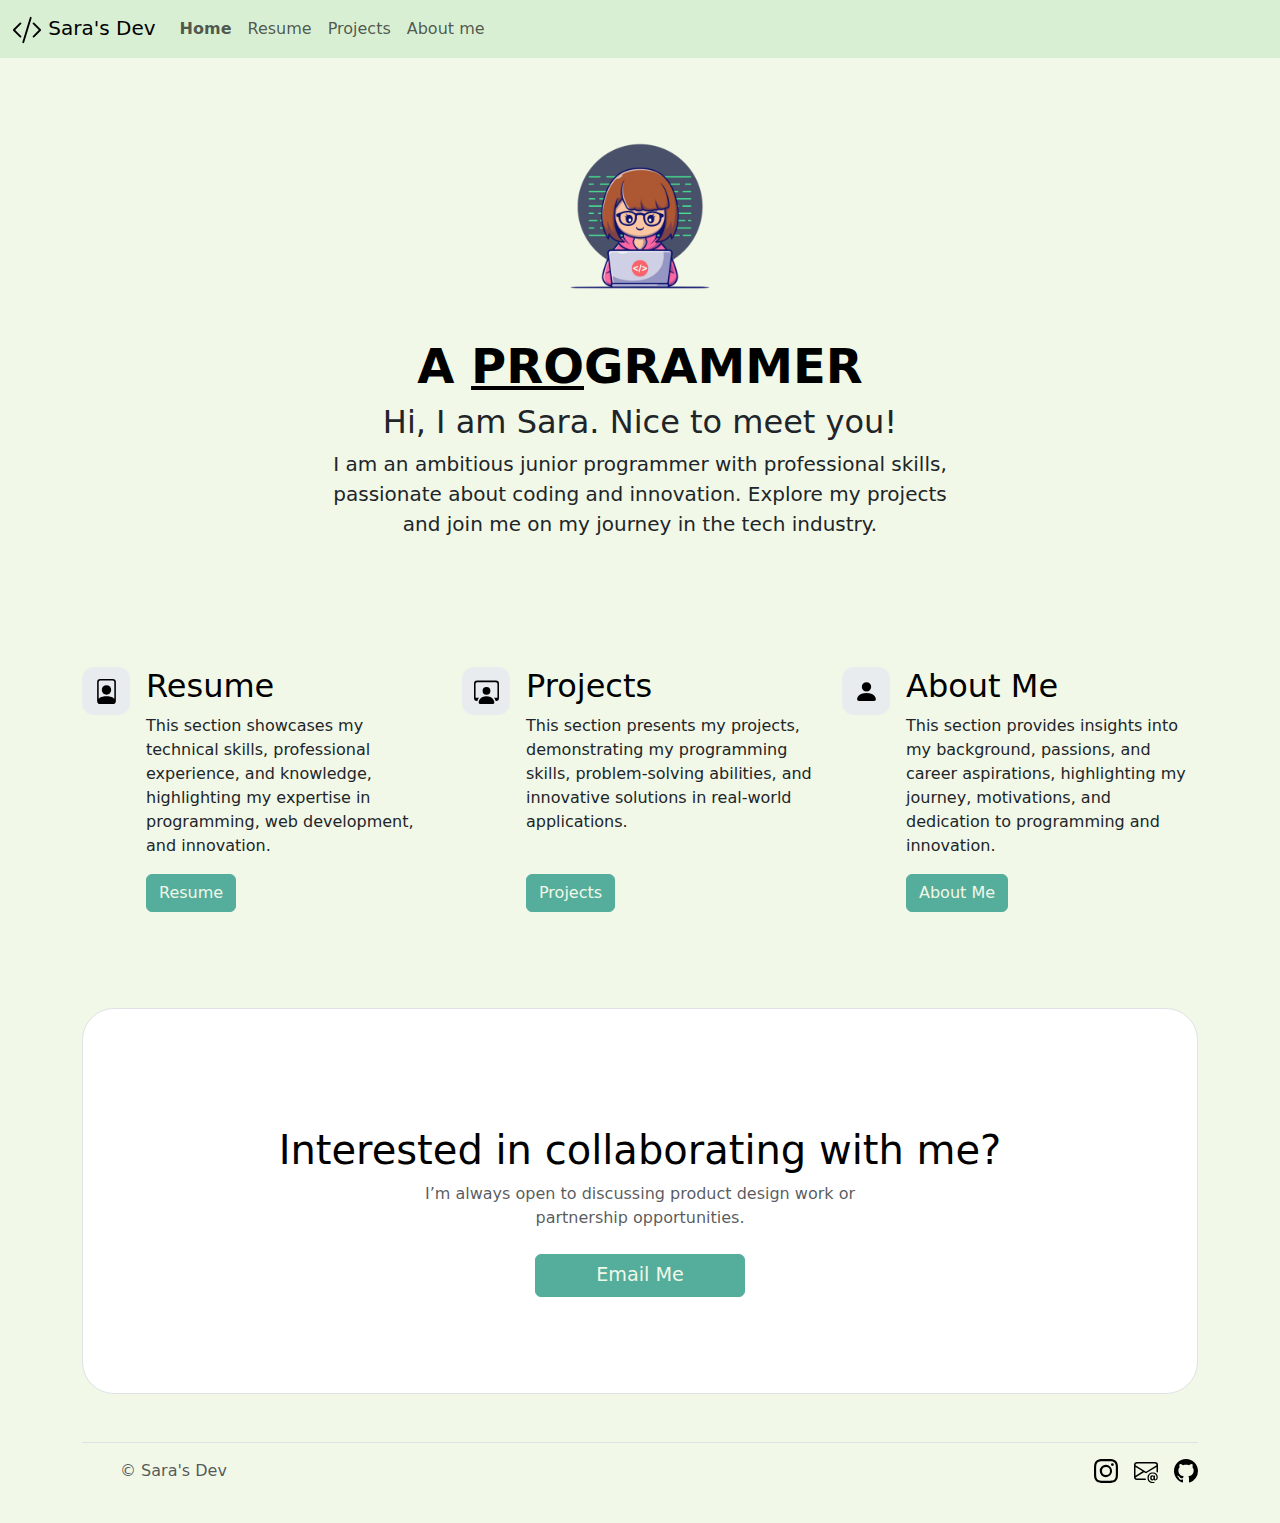
<file: index.html>
<!DOCTYPE html>
<html lang="en">

<head>
  <meta charset="UTF-8">
  <meta name="viewport" content="width=device-width, initial-scale=1.0">
  <title>Sara's Dev</title>
  <link href="./style.css" rel="stylesheet"/>
  <link href="https://cdn.jsdelivr.net/npm/bootstrap@5.3.3/dist/css/bootstrap.min.css" rel="stylesheet" 
  integrity="sha384-QWTKZyjpPEjISv5WaRU9OFeRpok6YctnYmDr5pNlyT2bRjXh0JMhjY6hW+ALEwIH" crossorigin="anonymous">
</head>

<body>
    <section class="Header">
        <nav class="navbar navbar-expand-lg">
            <div class="container-fluid">
            
              <a class="navbar-brand" href="./index.html"><img src="./assets/code-slash.svg" height="30px" alt="Coding Icon"> Sara's Dev</a>
              <button class="navbar-toggler" type="button" data-bs-toggle="collapse" data-bs-target="#navbarNav" aria-controls="navbarNav" aria-expanded="false" aria-label="Toggle navigation">
                <span class="navbar-toggler-icon"></span>
              </button>
              <div class="collapse navbar-collapse" id="navbarNav">
                <ul class="navbar-nav">
                  <li class="nav-item">
                    <a class="nav-link home" aria-current="page" href="./index.html">Home</a>
                  </li>
                  <li class="nav-item">
                    <a class="nav-link" href="./resume.html">Resume</a>
                  </li>
                  <li class="nav-item">
                    <a class="nav-link" href="./projects.html">Projects</a>
                  </li>
                  <li class="nav-item">
                    <a class="nav-link" href="./aboutme.html">About me</a>
                  </li>
                </ul>
              </div>
            </div>
          </nav>
    </section>

    <section class="brief">
        <div class="px-4 py-5 my-2 text-center">
            <img class="d-block mx-auto mb-4" src="./assets/cute-girl-hacker-operating-laptop-cartoon-vector-icon-illustration-people-technology-isolated-flat.png" alt="Coding Girl"  height="200px">
            <h1 class="display-5 fw-bold text-body-emphasis">A <span class="pro">PRO</span>GRAMMER</h1>
            <div class="col-lg-6 mx-auto">
              <h2>Hi, I am Sara. Nice to meet you!</h2>
              <p class="lead mb-4"> I am an ambitious junior programmer with professional skills, passionate about coding and innovation. Explore my projects and join me on my journey in the tech industry.</p>
              
            </div>
          </div>
    </section>

    <section class="Features">

      <div class="container">
        <div class="row g-4 py-5 row-cols-1 row-cols-lg-3">
            <div class="col d-flex align-items-start">
              <div class="icon-square text-body-emphasis bg-body-secondary d-inline-flex align-items-center justify-content-center fs-4 flex-shrink-0 me-3">
                <img src="./assets/file-person.svg" class="bi" height="25"/>
              </div>
              <div>
                <h3 class="fs-2 text-body-emphasis">Resume</h3>
                <p>This section showcases my technical skills, professional experience, and knowledge, highlighting my expertise in programming, web development, and innovation.</p>
                <a href="./resume.html" class="btn btn-primary">
                  Resume
                </a>
              </div>
            </div>
            <div class="col d-flex align-items-start">
              <div class="icon-square text-body-emphasis bg-body-secondary d-inline-flex align-items-center justify-content-center fs-4 flex-shrink-0 me-3">
                <img src="./assets/person-workspace.svg" class="bi" height="25"/>
              </div>
              <div>
                <h3 class="fs-2 text-body-emphasis">Projects</h3>
                <p>This section presents my projects, demonstrating my programming skills, problem-solving abilities, and innovative solutions in real-world applications.</p>
                <a href="./projects.html" class="btn btn-primary mt-4">
                  Projects
                </a>
              </div>
            </div>
            <div class="col d-flex align-items-start">
              <div class="icon-square text-body-emphasis bg-body-secondary d-inline-flex align-items-center justify-content-center fs-4 flex-shrink-0 me-3">
                <img src="./assets/person-fill.svg" class="bi" height="25"/>
              </div>
              <div>
                <h3 class="fs-2 text-body-emphasis">About Me</h3>
                <p>This section provides insights into my background, passions, and career aspirations, highlighting my journey, motivations, and dedication to programming and innovation.</p>
                <a href="./aboutme.html" class="btn btn-primary">
                  About Me
                </a>
              </div>
            </div>
          </div>
        </div>
    </section>

    <section class="email">
      <div class="container1" >
        <div class="container my-5" width="10px" height="5px">
            <div class="position-relative p-5 text-center text-muted bg-body border border-dashed rounded-5">
              
              <svg class="bi mt-5 mb-3" width="10" height="5"><use xlink:href="#check2-circle"></use></svg>
              <h1 class="text-body-emphasis">Interested in collaborating with me?</h1>
              <p class="col-lg-6 mx-auto mb-4">
                I’m always open to discussing product design work or partnership opportunities.
              </p>
              <button class="btn btn-primary px-5 mb-5" type="button">
                <a href="mailto:sarabayram02@gmail.com"><span class="email-me">Email Me</span></a>
              </button>
            </div>
          </div>
        </div>
    </section>

    <section class="Footer">
      <div class="container">
        <footer class="d-flex flex-wrap justify-content-between align-items-center py-3 my-4 border-top">
          <div class="col-md-4 d-flex align-items-center">
            <a href="/" class="mb-3 me-2 mb-md-0 text-body-secondary text-decoration-none lh-1">
              <svg class="bi" width="30" height="24"><use xlink:href="#bootstrap"></use></svg>
            </a>
            <span class="mb-3 mb-md-0 text-body-secondary">© Sara's Dev</span>
          </div>
      
          <ul class="nav col-md-4 justify-content-end list-unstyled d-flex">
            <li class="ms-3"><a class="text-body-secondary" href="https://www.instagram.com/sara.bayram10/"><img src="./assets/instagram.svg" class="bi" width="24" height="24"/><use xlink:href="https://www.instagram.com/sara.bayram10/"></use></a></li>
            <li class="ms-3"><a class="text-body-secondary" href="mailto:sarabayram02@gmail.com"><img src="./assets/envelope-at.svg" class="bi" width="24" height="24"/><use xlink:href="mailto:sarabayram02@gmail.com"></use></a></li>
            <li class="ms-3"><a class="text-body-secondary" href="https://github.com/sara-bayram"><img src="./assets/github.svg" class="bi" width="24" height="24"/><use xlink:href="https://github.com/sara-bayram"></use></a></li>
          </ul>
        </footer>
      </div>
    </section>




    <script src="https://cdn.jsdelivr.net/npm/bootstrap@5.3.3/dist/js/bootstrap.bundle.min.js" integrity="sha384-YvpcrYf0tY3lHB60NNkmXc5s9fDVZLESaAA55NDzOxhy9GkcIdslK1eN7N6jIeHz" crossorigin="anonymous"></script>

</body>
</file>
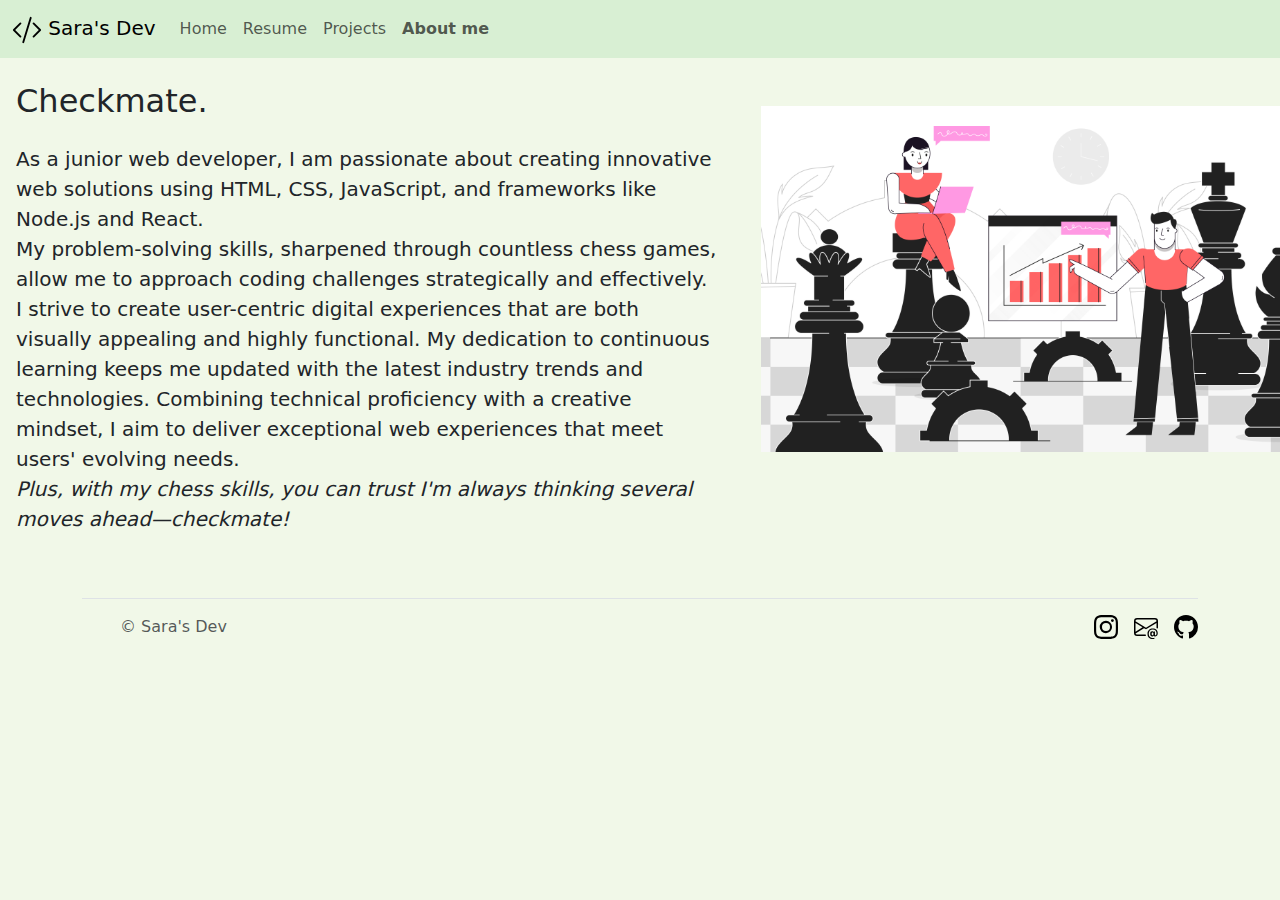
<file: aboutme.html>
<!DOCTYPE html>
<html lang="en">

<head>
  <meta charset="UTF-8">
  <meta name="viewport" content="width=device-width, initial-scale=1.0">
  <title>Sara's Dev</title>
  <link href="./style.css" rel="stylesheet"/>
  <link href="https://cdn.jsdelivr.net/npm/bootstrap@5.3.3/dist/css/bootstrap.min.css" rel="stylesheet" 
  integrity="sha384-QWTKZyjpPEjISv5WaRU9OFeRpok6YctnYmDr5pNlyT2bRjXh0JMhjY6hW+ALEwIH" crossorigin="anonymous">
</head>

<body>
    <section class="Header">
        <nav class="navbar navbar-expand-lg">
            <div class="container-fluid">
            
              <a class="navbar-brand" href="./index.html"><img src="./assets/code-slash.svg" height="30px" alt="Coding Icon"> Sara's Dev</a>
              <button class="navbar-toggler" type="button" data-bs-toggle="collapse" data-bs-target="#navbarNav" aria-controls="navbarNav" aria-expanded="false" aria-label="Toggle navigation">
                <span class="navbar-toggler-icon"></span>
              </button>
              <div class="collapse navbar-collapse" id="navbarNav">
                <ul class="navbar-nav">
                  <li class="nav-item">
                    <a class="nav-link" aria-current="page" href="./index.html">Home</a>
                  </li>
                  <li class="nav-item">
                    <a class="nav-link" href="./resume.html">Resume</a>
                  </li>
                  <li class="nav-item">
                    <a class="nav-link" href="./projects.html">Projects</a>
                  </li>
                  <li class="nav-item">
                    <a class="nav-link about" href="./aboutme.html">About me</a>
                  </li>
                </ul>
              </div>
            </div>
          </nav>

    </section>

    <section class="about-me">
        <div class="row featurette">
            <div class="col-md-7">
              <h2 class="Checkmate mt-4 mx-3">Checkmate.</h2>
              <p class="lead mt-4 mx-3">As a junior web developer, I am passionate about creating innovative web solutions using <b>HTML, CSS, JavaScript</b>, and frameworks like<b> Node.js and React</b>.<br> My problem-solving skills, sharpened through countless <b>chess games</b>, allow me to approach coding challenges strategically and effectively. <br>I strive to create user-centric digital experiences that are both visually appealing and highly functional. My dedication to continuous learning keeps me updated with the latest industry trends and technologies. Combining technical proficiency with a creative mindset, I aim to deliver exceptional web experiences that meet users' evolving needs. 
                <br><i>Plus, with my chess skills, you can trust I'm always thinking several moves ahead—checkmate!</i></p>
            </div>
            <div class="col-md-5 mt-5">
              <img class="bd-placeholder-img bd-placeholder-img-lg featurette-image img-fluid mx-auto chess" width="626" height="417" xmlns="http://www.w3.org/2000/svg" role="img" aria-label="Placeholder: 500x500" preserveAspectRatio="xMidYMid slice" focusable="false" src="./assets/chess.jpg"><title>Checkmate</title><rect width="100%" height="100%" fill="var(--bs-secondary-bg)"></rect><text x="50%" y="50%" fill="var(--bs-secondary-color)" dy=".3em">
            </div>
          </div>
          
    </section>

    <section class="Footer">
        <div class="container">
          <footer class="d-flex flex-wrap justify-content-between align-items-center py-3 my-4 mt-5 border-top ">
            <div class="col-md-4 d-flex align-items-center">
              <a href="/" class="mb-3 me-2 mb-md-0 text-body-secondary text-decoration-none lh-1">
                <svg class="bi" width="30" height="24"><use xlink:href="#bootstrap"></use></svg>
              </a>
              <span class="mb-3 mb-md-0 text-body-secondary">© Sara's Dev</span>
            </div>
        
            <ul class="nav col-md-4 justify-content-end list-unstyled d-flex">
              <li class="ms-3"><a class="text-body-secondary" href="https://www.instagram.com/sara.bayram10/"><img src="./assets/instagram.svg" class="bi" width="24" height="24"/><use xlink:href="https://www.instagram.com/sara.bayram10/"></use></a></li>
              <li class="ms-3"><a class="text-body-secondary" href="mailto:sarabayram02@gmail.com"><img src="./assets/envelope-at.svg" class="bi" width="24" height="24"/><use xlink:href="mailto:sarabayram02@gmail.com"></use></a></li>
              <li class="ms-3"><a class="text-body-secondary" href="https://github.com/sara-bayram"><img src="./assets/github.svg" class="bi" width="24" height="24"/><use xlink:href="https://github.com/sara-bayram"></use></a></li>
            </ul>
          </footer>
        </div>
      </section>
  
    <script src="https://cdn.jsdelivr.net/npm/bootstrap@5.3.3/dist/js/bootstrap.bundle.min.js" integrity="sha384-YvpcrYf0tY3lHB60NNkmXc5s9fDVZLESaAA55NDzOxhy9GkcIdslK1eN7N6jIeHz" crossorigin="anonymous"></script>
</body>
</file>
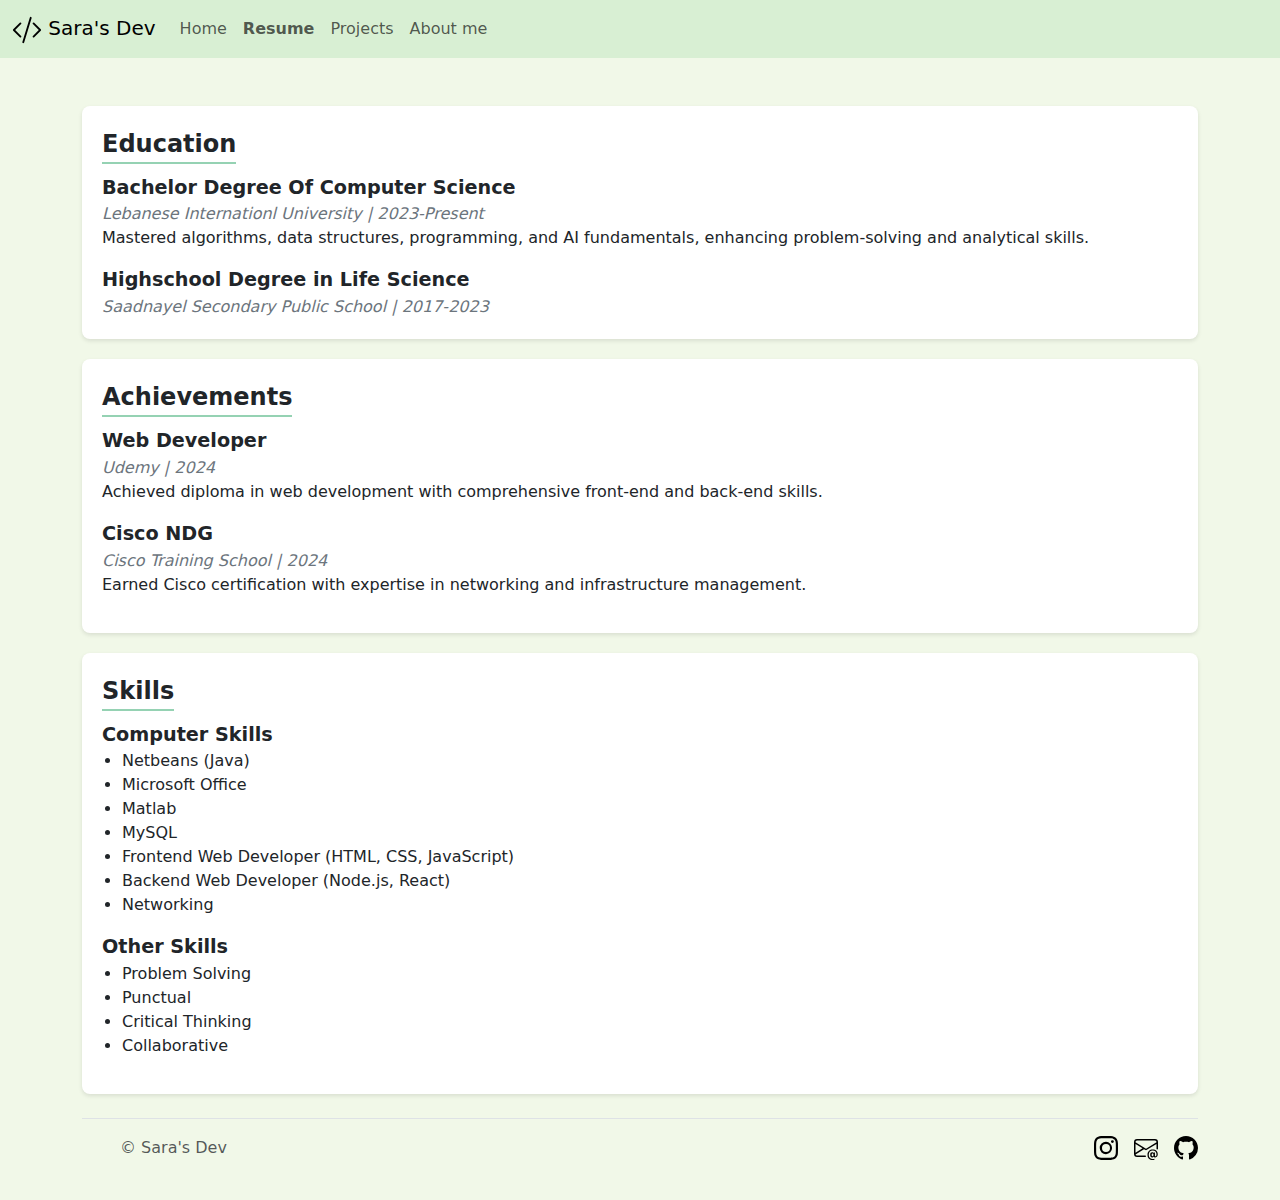
<file: resume.html>
<!DOCTYPE html>
<html lang="en">

<head>
  <meta charset="UTF-8">
  <meta name="viewport" content="width=device-width, initial-scale=1.0">
  <title>Sara's Dev</title>
  <link href="./style.css" rel="stylesheet"/>
  <link href="https://cdn.jsdelivr.net/npm/bootstrap@5.3.3/dist/css/bootstrap.min.css" rel="stylesheet" 
  integrity="sha384-QWTKZyjpPEjISv5WaRU9OFeRpok6YctnYmDr5pNlyT2bRjXh0JMhjY6hW+ALEwIH" crossorigin="anonymous">
</head>

<body>
    <section class="Header">
        <nav class="navbar navbar-expand-lg">
            <div class="container-fluid">
            
              <a class="navbar-brand" href="./index.html"><img src="./assets/code-slash.svg" height="30px" alt="Coding Icon"> Sara's Dev</a>
              <button class="navbar-toggler" type="button" data-bs-toggle="collapse" data-bs-target="#navbarNav" aria-controls="navbarNav" aria-expanded="false" aria-label="Toggle navigation">
                <span class="navbar-toggler-icon"></span>
              </button>
              <div class="collapse navbar-collapse" id="navbarNav">
                <ul class="navbar-nav">
                  <li class="nav-item">
                    <a class="nav-link" aria-current="page" href="./index.html">Home</a>
                  </li>
                  <li class="nav-item">
                    <a class="nav-link resume" href="./resume.html">Resume</a>
                  </li>
                  <li class="nav-item">
                    <a class="nav-link" href="./projects.html">Projects</a>
                  </li>
                  <li class="nav-item">
                    <a class="nav-link " href="./aboutme.html">About me</a>
                  </li>
                </ul>
              </div>
            </div>
          </nav>

    </section>

    
    <section>
      <div class="container mt-5">
      <div class="resume-section">
        <div class="section-title">Education</div>
        <div class="experience-item">
            <div class="item-title">Bachelor Degree Of Computer Science</div>
            <div class="item-subtitle">Lebanese Internationl University | 2023-Present</div>
            <p>Mastered algorithms, data structures, programming, and AI fundamentals, enhancing problem-solving and analytical skills.</p>
        </div>
        <div class="experience-item">
            <div class="item-title">Highschool Degree in Life Science</div>
            <div class="item-subtitle">Saadnayel Secondary Public School | 2017-2023</div>
            
        </div>
    </div>

    <div class="resume-section">
        <div class="section-title">Achievements</div>
        <div class="education-item">
            <div class="item-title">Web Developer</div>
            <div class="item-subtitle">Udemy | 2024</div>
            <p>Achieved diploma in web development with comprehensive front-end and back-end skills.</p>
        </div>
        <div class="education-item">
            <div class="item-title">Cisco NDG</div>
            <div class="item-subtitle">Cisco Training School | 2024</div>
            <p>Earned Cisco certification with expertise in networking and infrastructure management.</p>
        </div>
    </div>

    <div class="resume-section">
        <div class="section-title">Skills</div>
        <div class="item-title">Computer Skills</div>
        <ul class="skills">
            <li>Netbeans (Java)</li>
            <li>Microsoft Office</li>
            <li>Matlab</li>
            <li>MySQL</li>
            <li>Frontend Web Developer (HTML, CSS, JavaScript)</li>
            <li>Backend Web Developer (Node.js, React)</li>
            <li>Networking</li>
      </ul>
      <div class="item-title">Other Skills</div>
        <ul class="skills">
            <li>Problem Solving</li>
            <li>Punctual</li>
            <li>Critical Thinking</li>
            <li>Collaborative</li>
      </ul>
      </div>
    </div>

    
</div>
</div>





















    </section>
    <section class="footer">
      <div class="container">
        <footer class="d-flex flex-wrap justify-content-between align-items-center py-3 my-4 border-top">
          <div class="col-md-4 d-flex align-items-center">
            <a href="/" class="mb-3 me-2 mb-md-0 text-body-secondary text-decoration-none lh-1">
              <svg class="bi" width="30" height="24"><use xlink:href="#bootstrap"></use></svg>
            </a>
            <span class="mb-3 mb-md-0 text-body-secondary">© Sara's Dev</span>
          </div>
      
          <ul class="nav col-md-4 justify-content-end list-unstyled d-flex">
            <li class="ms-3"><a class="text-body-secondary" href="https://www.instagram.com/sara.bayram10/"><img src="./assets/instagram.svg" class="bi" width="24" height="24"/><use xlink:href="https://www.instagram.com/sara.bayram10/"></use></a></li>
            <li class="ms-3"><a class="text-body-secondary" href="mailto:sarabayram02@gmail.com"><img src="./assets/envelope-at.svg" class="bi" width="24" height="24"/><use xlink:href="mailto:sarabayram02@gmail.com"></use></a></li>
            <li class="ms-3"><a class="text-body-secondary" href="https://github.com/sara-bayram"><img src="./assets/github.svg" class="bi" width="24" height="24"/><use xlink:href="https://github.com/sara-bayram"></use></a></li>
          </ul>
    </section>
    <script src="https://cdn.jsdelivr.net/npm/bootstrap@5.3.3/dist/js/bootstrap.bundle.min.js" integrity="sha384-YvpcrYf0tY3lHB60NNkmXc5s9fDVZLESaAA55NDzOxhy9GkcIdslK1eN7N6jIeHz" crossorigin="anonymous"></script>
</body>
</file>
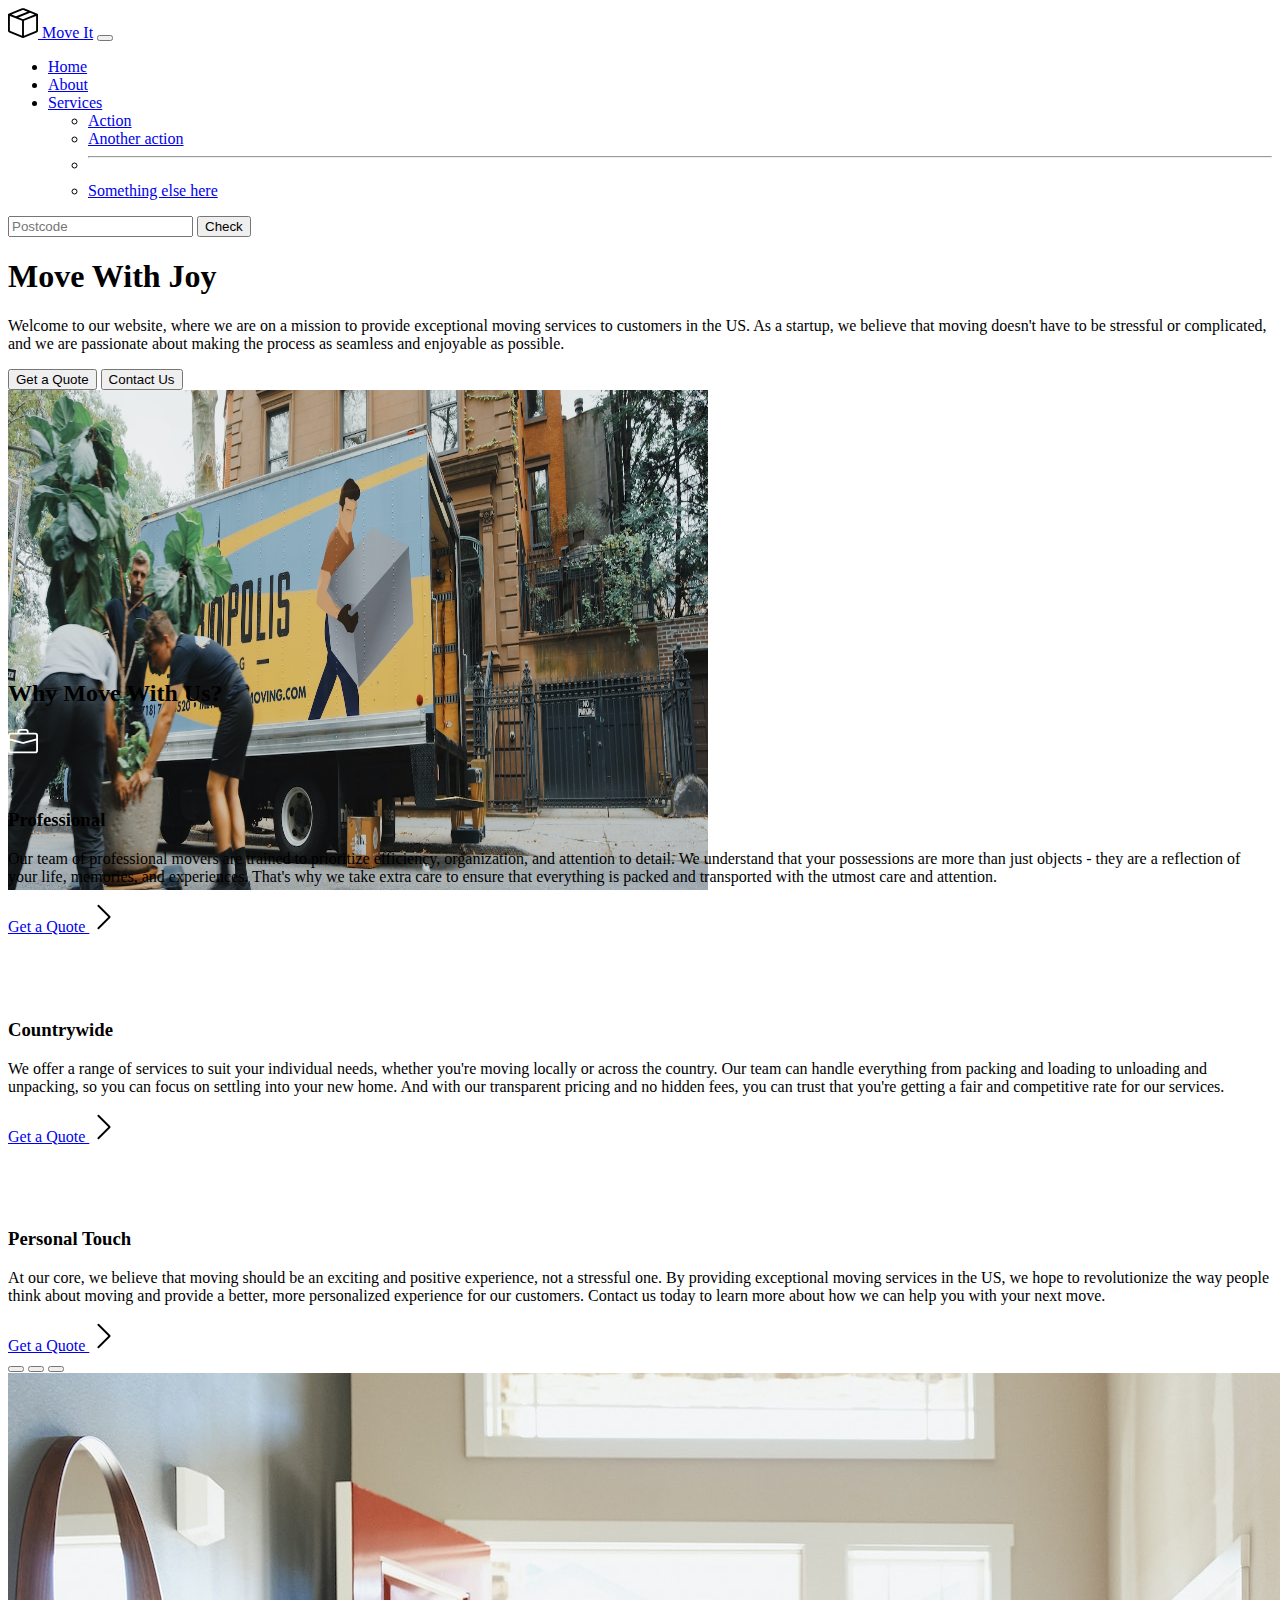
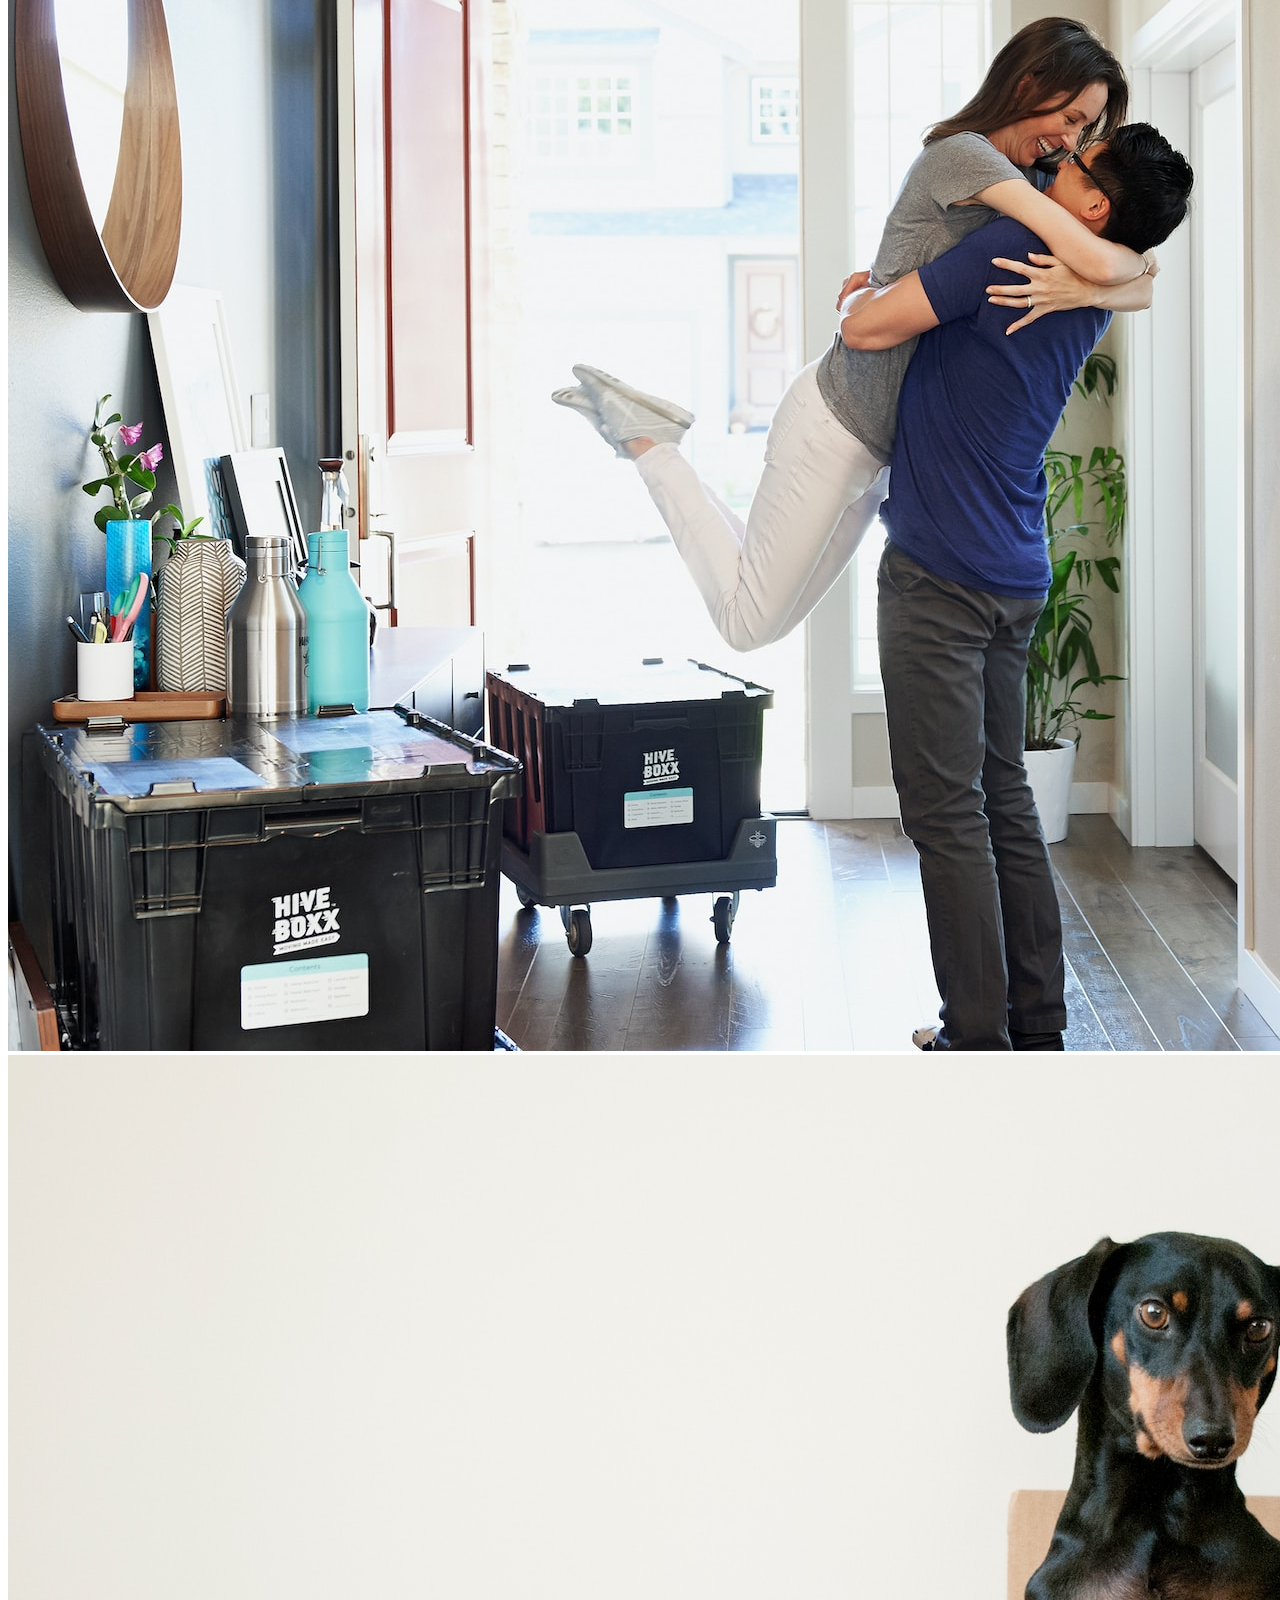
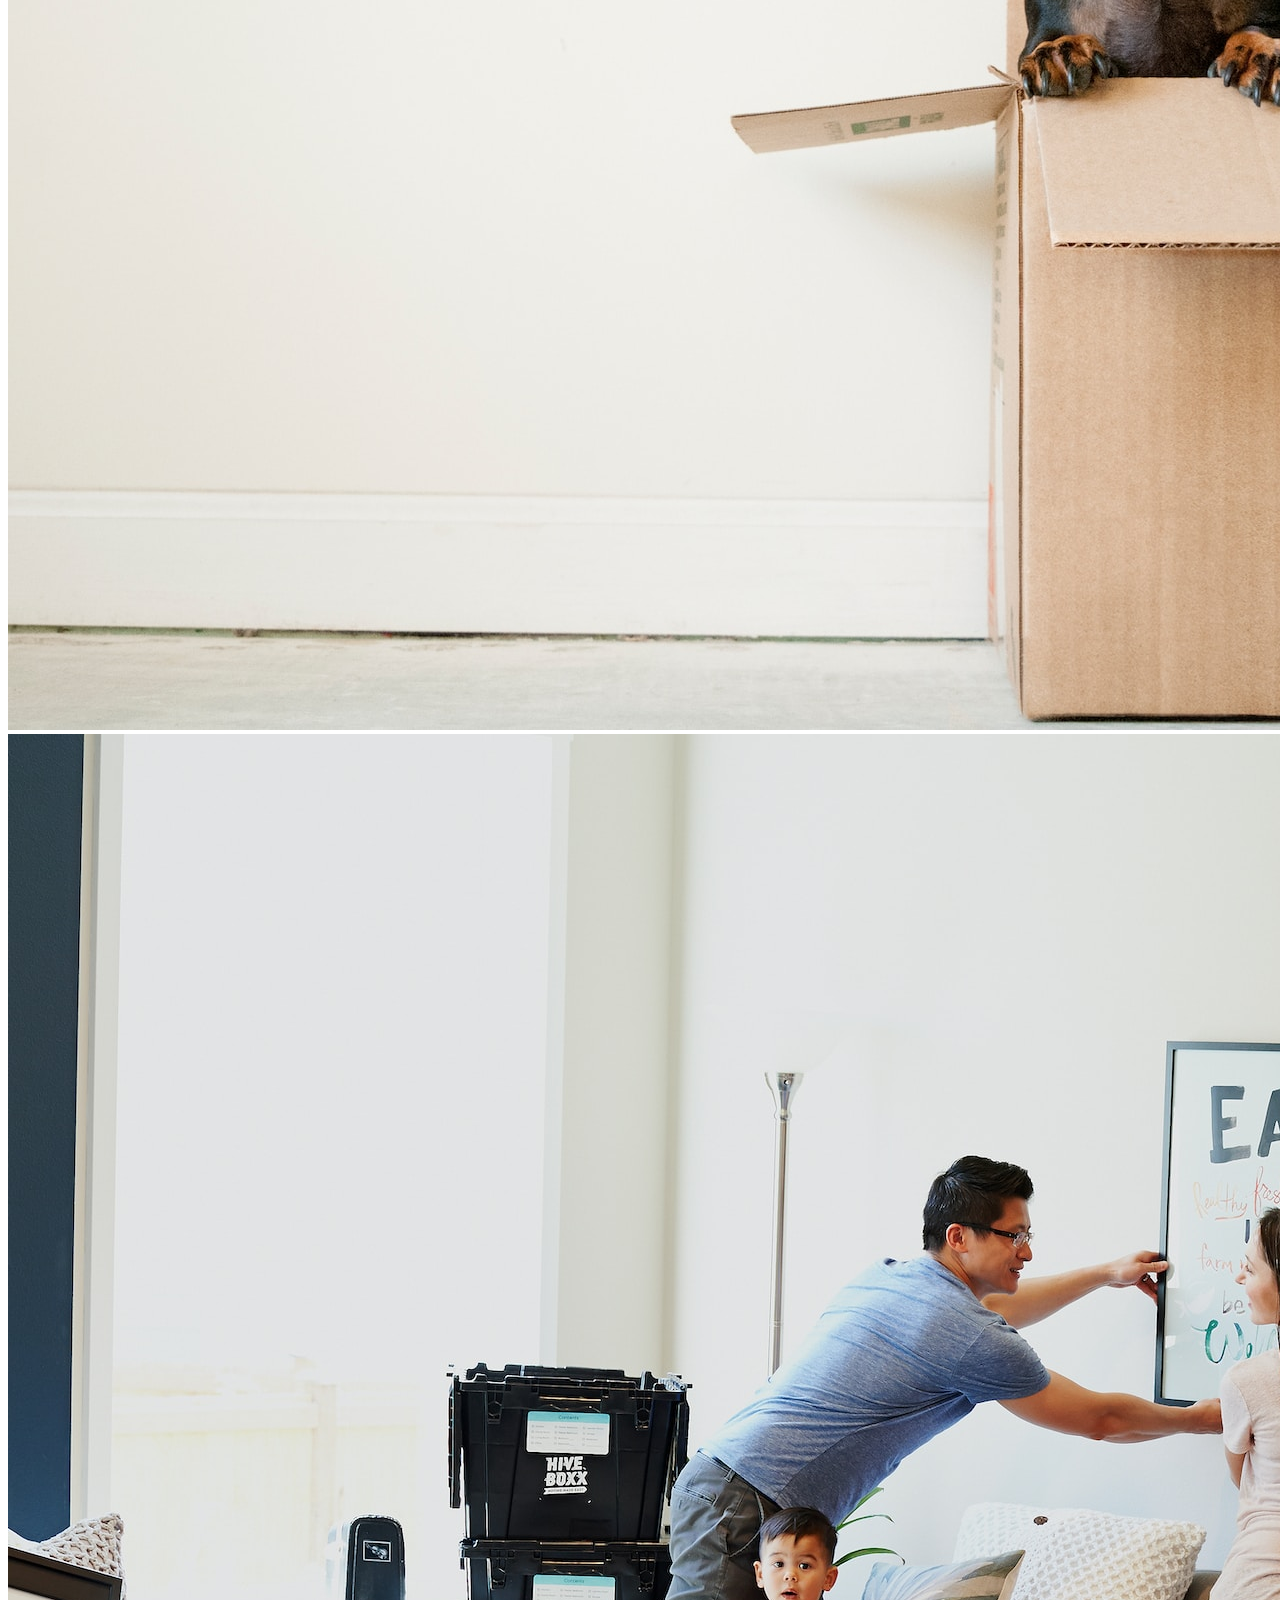
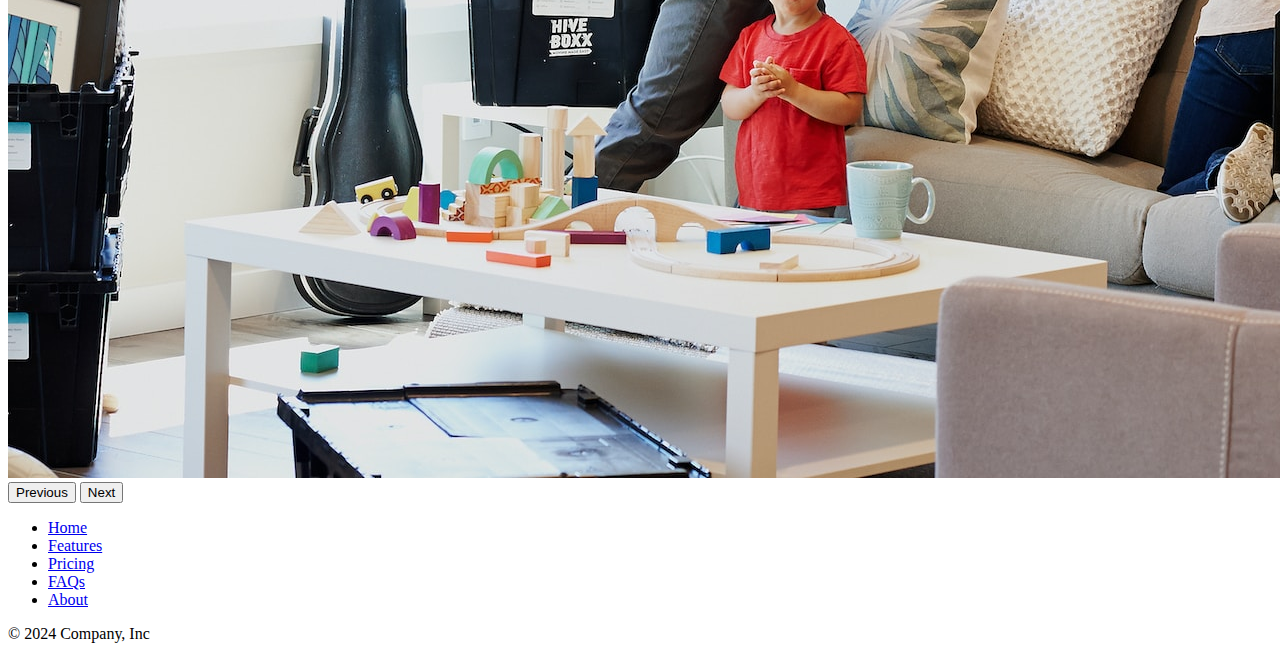
<file: Bootstrap Components/components.html>
<!DOCTYPE html>
<html lang="en">

<head>
  <meta charset="UTF-8">
  <meta name="viewport" content="width=device-width, initial-scale=1.0">
  <title>Backing Company</title>
  <link href="https://cdn.jsdelivr.net/npm/bootstrap@5.3.0-alpha2/dist/css/bootstrap.min.css" rel="stylesheet"
    integrity="sha384-aFq/bzH65dt+w6FI2ooMVUpc+21e0SRygnTpmBvdBgSdnuTN7QbdgL+OapgHtvPp" crossorigin="anonymous">
  <style>
.feature-icon {
    width: 4rem;
    height: 4rem;
    border-radius: 0.75rem;
}
  </style>
</head>

<body>
  <nav class="navbar navbar-expand-lg bg-body-tertiary">
    <div class="container-fluid">
      <a class="navbar-brand" href="#"><img src="./box-seam.svg" height="30px"> Move It</a>
      <button class="navbar-toggler" type="button" data-bs-toggle="collapse" data-bs-target="#navbarSupportedContent" aria-controls="navbarSupportedContent" aria-expanded="false" aria-label="Toggle navigation">
        <span class="navbar-toggler-icon"></span>
      </button>
      <div class="collapse navbar-collapse" id="navbarSupportedContent">
        <ul class="navbar-nav me-auto mb-2 mb-lg-0">
          <li class="nav-item">
            <a class="nav-link active" aria-current="page" href="#">Home</a>
          </li>
          <li class="nav-item">
            <a class="nav-link" href="#">About</a>
          </li>
          <li class="nav-item dropdown">
            <a class="nav-link dropdown-toggle" href="#" role="button" data-bs-toggle="dropdown" aria-expanded="false">
              Services
            </a>
            <ul class="dropdown-menu">
              <li><a class="dropdown-item" href="#">Action</a></li>
              <li><a class="dropdown-item" href="#">Another action</a></li>
              <li><hr class="dropdown-divider"></li>
              <li><a class="dropdown-item" href="#">Something else here</a></li>
            </ul>
          </li>
          
        </ul>
        <form class="d-flex" role="search">
          <input class="form-control me-2" type="search" placeholder="Postcode" aria-label="Search">
          <button class="btn btn-outline-success" type="submit">Check</button>
        </form>
      </div>
    </div>
  </nav>
  <div class="px-4 pt-5 my-5 text-center border-bottom">
    <h1 class="display-4 fw-bold text-body-emphasis">Move With Joy</h1>
    <div class="col-lg-6 mx-auto">
      <p class="lead mb-4">Welcome to our website, where we are on a mission to provide exceptional moving services to customers in the US. As a startup, we believe that moving doesn't have to be stressful or complicated, and we are passionate about making the process as seamless and enjoyable as possible.
        </p>
      <div class="d-grid gap-2 d-sm-flex justify-content-sm-center mb-5">
        <button type="button" class="btn btn-primary btn-lg px-4 me-sm-3">Get a Quote</button>
        <button type="button" class="btn btn-outline-secondary btn-lg px-4">Contact Us</button>
      </div>
    </div>
    <div class="overflow-hidden" style="max-height: 30vh;">
      <div class="container px-5">
        <img src="./moving-van.jpg" class="img-fluid border rounded-3 shadow-lg mb-4" alt="Example image" width="700" height="500" loading="lazy">
      </div>
    </div>
  </div>
  <div class="container px-4 py-5" id="featured-3">
    <h2 class="pb-2 border-bottom">Why Move With Us?</h2>
    <div class="row g-4 py-5 row-cols-1 row-cols-lg-3">
      <div class="feature col">
        <div class="feature-icon d-inline-flex align-items-center justify-content-center text-bg-primary bg-gradient fs-2 mb-3">
          <img src="./briefcase.svg" height="30px"/>
        </div>
        <h3 class="fs-2 text-body-emphasis">Professional</h3>
        <p>Our team of professional movers are trained to prioritize efficiency, organization, and attention to detail. We understand that your possessions are more than just objects - they are a reflection of your life, memories, and experiences. That's why we take extra care to ensure that everything is packed and transported with the utmost care and attention.</p>
        <a href="#" class="icon-link">
          Get a Quote
          <img src="./chevron-right.svg" height="30px"/>
        </a>
      </div>
      <div class="feature col">
        <div class="feature-icon d-inline-flex align-items-center justify-content-center text-bg-primary bg-gradient fs-2 mb-3">
         <img src="./bus-front.svg" height="30px"/>
        </div>
        <h3 class="fs-2 text-body-emphasis">Countrywide</h3>
        <p>We offer a range of services to suit your individual needs, whether you're moving locally or across the country. Our team can handle everything from packing and loading to unloading and unpacking, so you can focus on settling into your new home. And with our transparent pricing and no hidden fees, you can trust that you're getting a fair and competitive rate for our services.</p>
        <a href="#" class="icon-link">
           Get a Quote
          <img src="./chevron-right.svg" height="30px"/>
        </a>
      </div>
      <div class="feature col">
        <div class="feature-icon d-inline-flex align-items-center justify-content-center text-bg-primary bg-gradient fs-2 mb-3">
          <img src="./chat-square-heart.svg" height="30px"/>
        </div>
        <h3 class="fs-2 text-body-emphasis">Personal Touch</h3>
        <p>At our core, we believe that moving should be an exciting and positive experience, not a stressful one. By providing exceptional moving services in the US, we hope to revolutionize the way people think about moving and provide a better, more personalized experience for our customers. Contact us today to learn more about how we can help you with your next move.</p>
        <a href="#" class="icon-link">
          Get a Quote
          <img src="./chevron-right.svg" height="30px"/>
        </a>
      </div>
    </div>
  </div>
  <div class="container"/>
  <div id="carouselExampleIndicators" class="carousel slide">
    <div class="carousel-indicators">
      <button type="button" data-bs-target="#carouselExampleIndicators" data-bs-slide-to="0" class="active" aria-current="true" aria-label="Slide 1"></button>
      <button type="button" data-bs-target="#carouselExampleIndicators" data-bs-slide-to="1" aria-label="Slide 2"></button>
      <button type="button" data-bs-target="#carouselExampleIndicators" data-bs-slide-to="2" aria-label="Slide 3"></button>
    </div>
    <div class="carousel-inner">
      <div class="carousel-item active">
        <img src="./couple.jpg" class="d-block w-100" />
      </div>
      <div class="carousel-item">
        <img src="./dog.jpg" class="d-block w-100" />
      </div>
      <div class="carousel-item">
        <img src="./family.jpg" class="d-block w-100" />
      </div>
    </div>
    <button class="carousel-control-prev" type="button" data-bs-target="#carouselExampleIndicators" data-bs-slide="prev">
      <span class="carousel-control-prev-icon" aria-hidden="true"></span>
      <span class="visually-hidden">Previous</span>
    </button>
    <button class="carousel-control-next" type="button" data-bs-target="#carouselExampleIndicators" data-bs-slide="next">
      <span class="carousel-control-next-icon" aria-hidden="true"></span>
      <span class="visually-hidden">Next</span>
    </button>
  </div>
</div>
<footer class="py-3 my-4">
  <ul class="nav justify-content-center border-bottom pb-3 mb-3">
    <li class="nav-item"><a href="#" class="nav-link px-2 text-body-secondary">Home</a></li>
    <li class="nav-item"><a href="#" class="nav-link px-2 text-body-secondary">Features</a></li>
    <li class="nav-item"><a href="#" class="nav-link px-2 text-body-secondary">Pricing</a></li>
    <li class="nav-item"><a href="#" class="nav-link px-2 text-body-secondary">FAQs</a></li>
    <li class="nav-item"><a href="#" class="nav-link px-2 text-body-secondary">About</a></li>
  </ul>
  <p class="text-center text-body-secondary">© 2024 Company, Inc</p>
</footer>




  <script src="https://cdn.jsdelivr.net/npm/bootstrap@5.3.3/dist/js/bootstrap.bundle.min.js" integrity="sha384-YvpcrYf0tY3lHB60NNkmXc5s9fDVZLESaAA55NDzOxhy9GkcIdslK1eN7N6jIeHz" crossorigin="anonymous"></script>
</body>

</html>
</file>
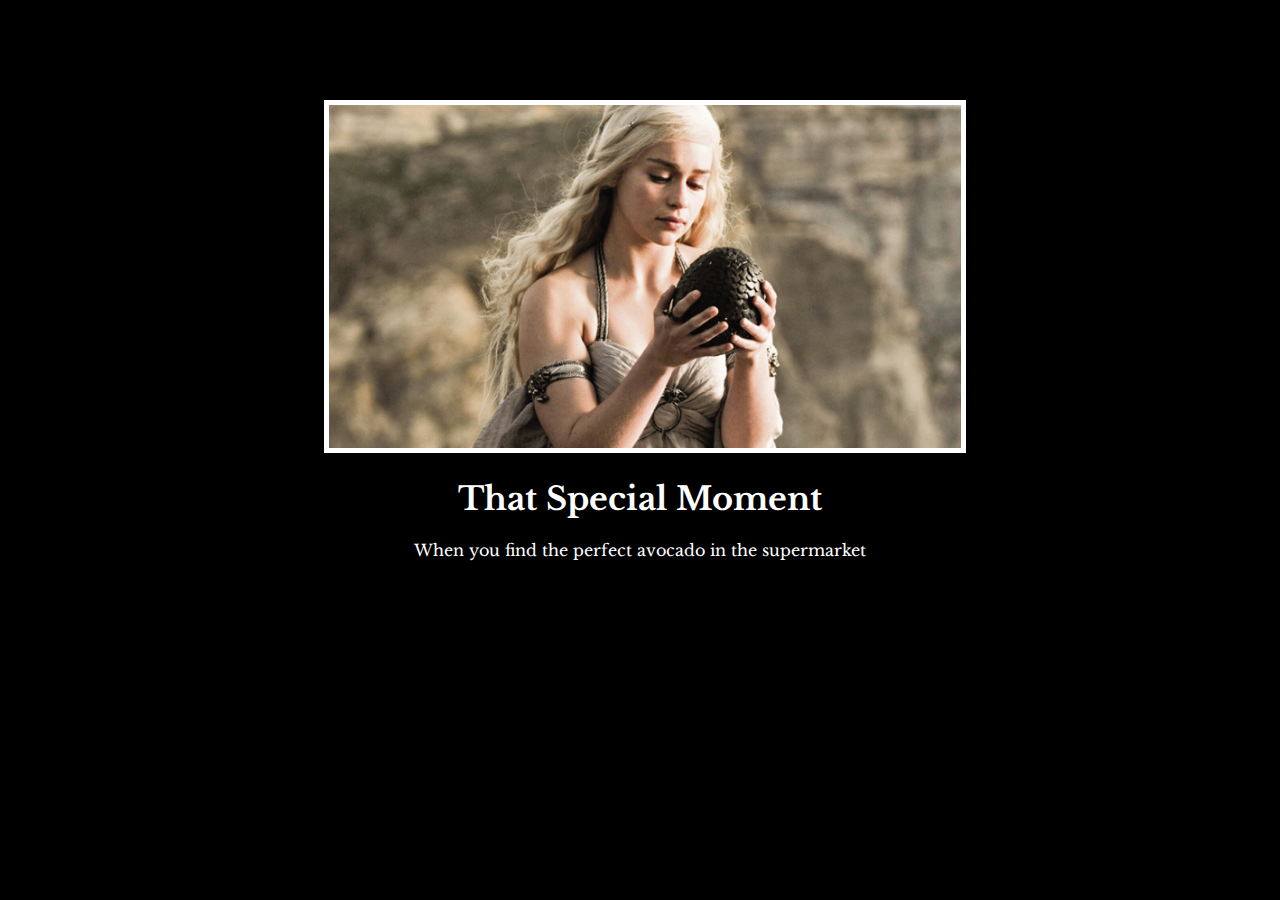
<file: Motivation Meme Project/meme.html>
<!DOCTYPE html>
<html lang="en"1>
  <head>
    <meta charset = 'UFT-8'>
    <title>Motivation Meme</title>
    <link rel="stylesheet" href="./style.css"/>
    
     <link rel="preconnect" href="https://fonts.googleapis.com">
    <link rel="preconnect" href="https://fonts.gstatic.com" crossorigin>
    <link href="https://fonts.googleapis.com/css2?family=Libre+Baskerville&display=swap" rel="stylesheet">
  
  </head>
  
  <body>
    <div>
      <img src = "assets/images/daenerys.jpeg" alt="Daenerys Picture"/>
    
      <h1>That Special Moment</h1>

      <p>When you find the perfect avocado in the supermarket</p>
    </div>

  </body>
</html>










<!-- 
  TODO: Create a motivational post website.
Style it how ever you like. 
Look at the goal image for inspiration.
But it must have the following features:
1. The main h1 text should be using the Regular Libre Baskerville Font from Google Fonts:
  https://fonts.google.com/specimen/Libre+Baskerville
2. The text should be white and background black.
3. Add your own image into the images folder inside assets. It should have a 5px white border.
4. The text should be center aligned.
5.  Adjust the margins so that the image and text are centered on the page. 
  Hint: You horizontally center a div by giving it a width of 50% and a margin-left of 25%.
  Hint: Set the image to have a width of 100% so it fills the div. 
6. Read about the text-transform property on MDN docs to make the h1 uppercase with CSS.
  https://developer.mozilla.org/en-US/docs/Web/CSS/text-transform 
-->
</file>
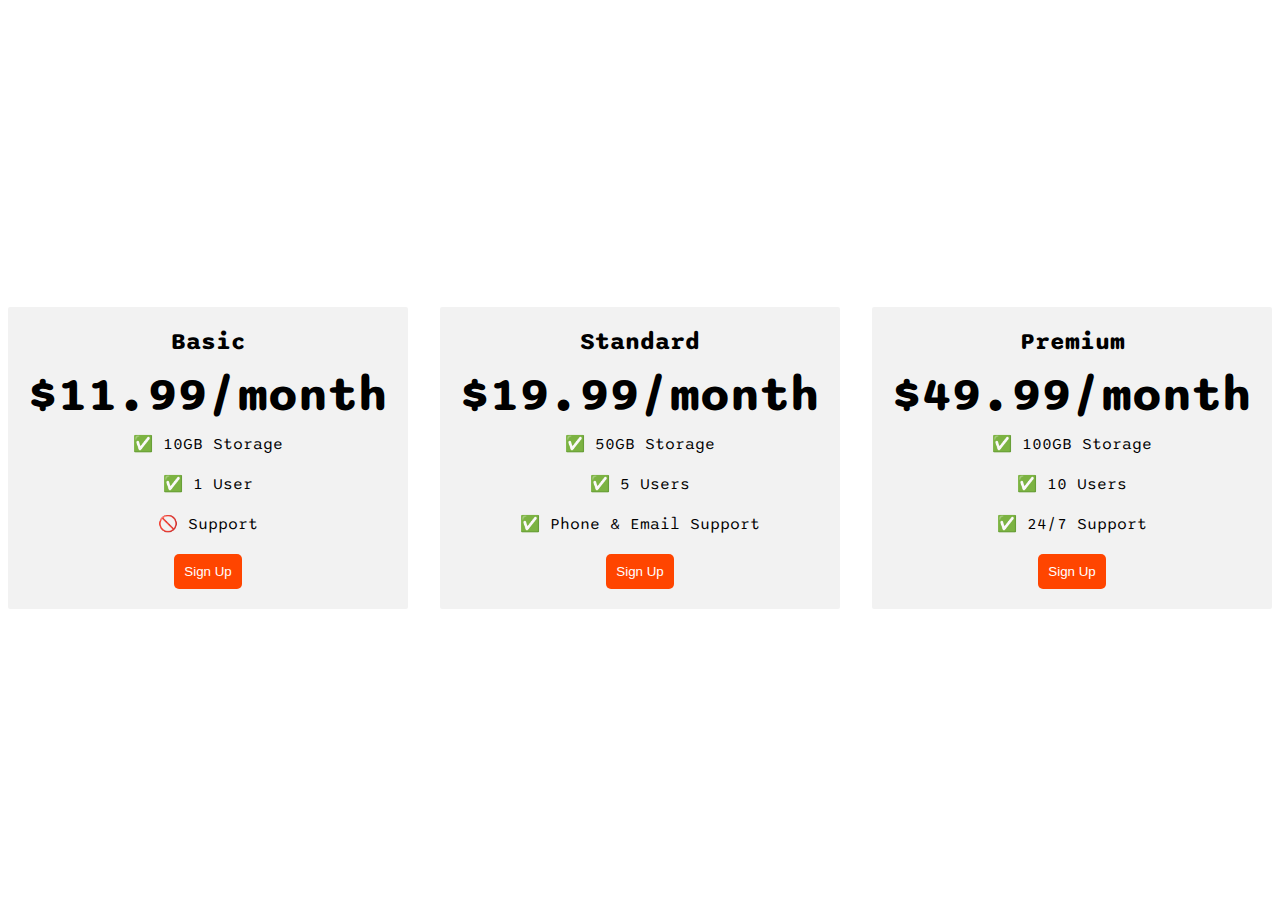
<file: Project Pricing/pricing.html>
<!DOCTYPE html>
<html>
  <head>
    <title>Flexbox Pricing Table</title>
    <link rel="preconnect" href="https://fonts.googleapis.com" />
    <link rel="preconnect" href="https://fonts.gstatic.com" crossorigin />
    <link
      href="https://fonts.googleapis.com/css2?family=Sono:wght@400;700&display=swap"
      rel="stylesheet"
    />
    <style>
      body {
        font-family: "Sono", sans-serif;
      }
      .plan-button{
        background-color: orangered;
        border-radius: 5px;
        border: none;
        color: white;
        font-weight: lighter;
        padding: 10px;
      }
      .pricing-container{
        display: flex;
        gap: 2rem;
        justify-content: center;
        align-items: center;
        height: 100vh;
      }
      
      .pricing-plan{
        flex: 1;
        max-width: 400px;
        background-color: #f2f2f2;
        text-align: center;
        padding: 20px;
        border-radius: 2px;
      }
      
      .plan-title{
        font-size: 24px;
        font-weight: bold;
        margin-bottom: 10px;
        
      }
      .plan-price{
        font-size:48px;
        font-weight: bold;
        margin-bottom: 10px;
        
      }
      .plan-features{
        list-style: none;
        padding: 0;
        margin: 0;
      }
      .plan-features li{
        margin-bottom: 20px;
      }
      /* Hint: What can you do with a media query and flexbox? */
      @media (max-width: 1250px) {
        .pricing-container{
          flex-direction: column;
          height: 100%;
        }
      }
    </style>
  </head>

  <body>
    <div class="pricing-container">
      <div class="pricing-plan">
        <div class="plan-title">Basic</div>
        <div class="plan-price">$11.99/month</div>
        <ul class="plan-features">
          <li>✅ 10GB Storage</li>
          <li>✅ 1 User</li>
          <li>🚫 Support</li>
        </ul>
        <button class="plan-button">Sign Up</button>
      </div>
      <div class="pricing-plan">
        <div class="plan-title">Standard</div>
        <div class="plan-price">$19.99/month</div>
        <ul class="plan-features">
          <li>✅ 50GB Storage</li>
          <li>✅ 5 Users</li>
          <li>✅ Phone &amp; Email Support</li>
        </ul>
        <button class="plan-button">Sign Up</button>
      </div>
      <div class="pricing-plan">
        <div class="plan-title">Premium</div>
        <div class="plan-price">$49.99/month</div>
        <ul class="plan-features">
          <li>✅ 100GB Storage</li>
          <li>✅ 10 Users</li>
          <li>✅ 24/7 Support</li>
        </ul>
        <button class="plan-button">Sign Up</button>
      </div>
    </div>
  </body>
</html>
</file>
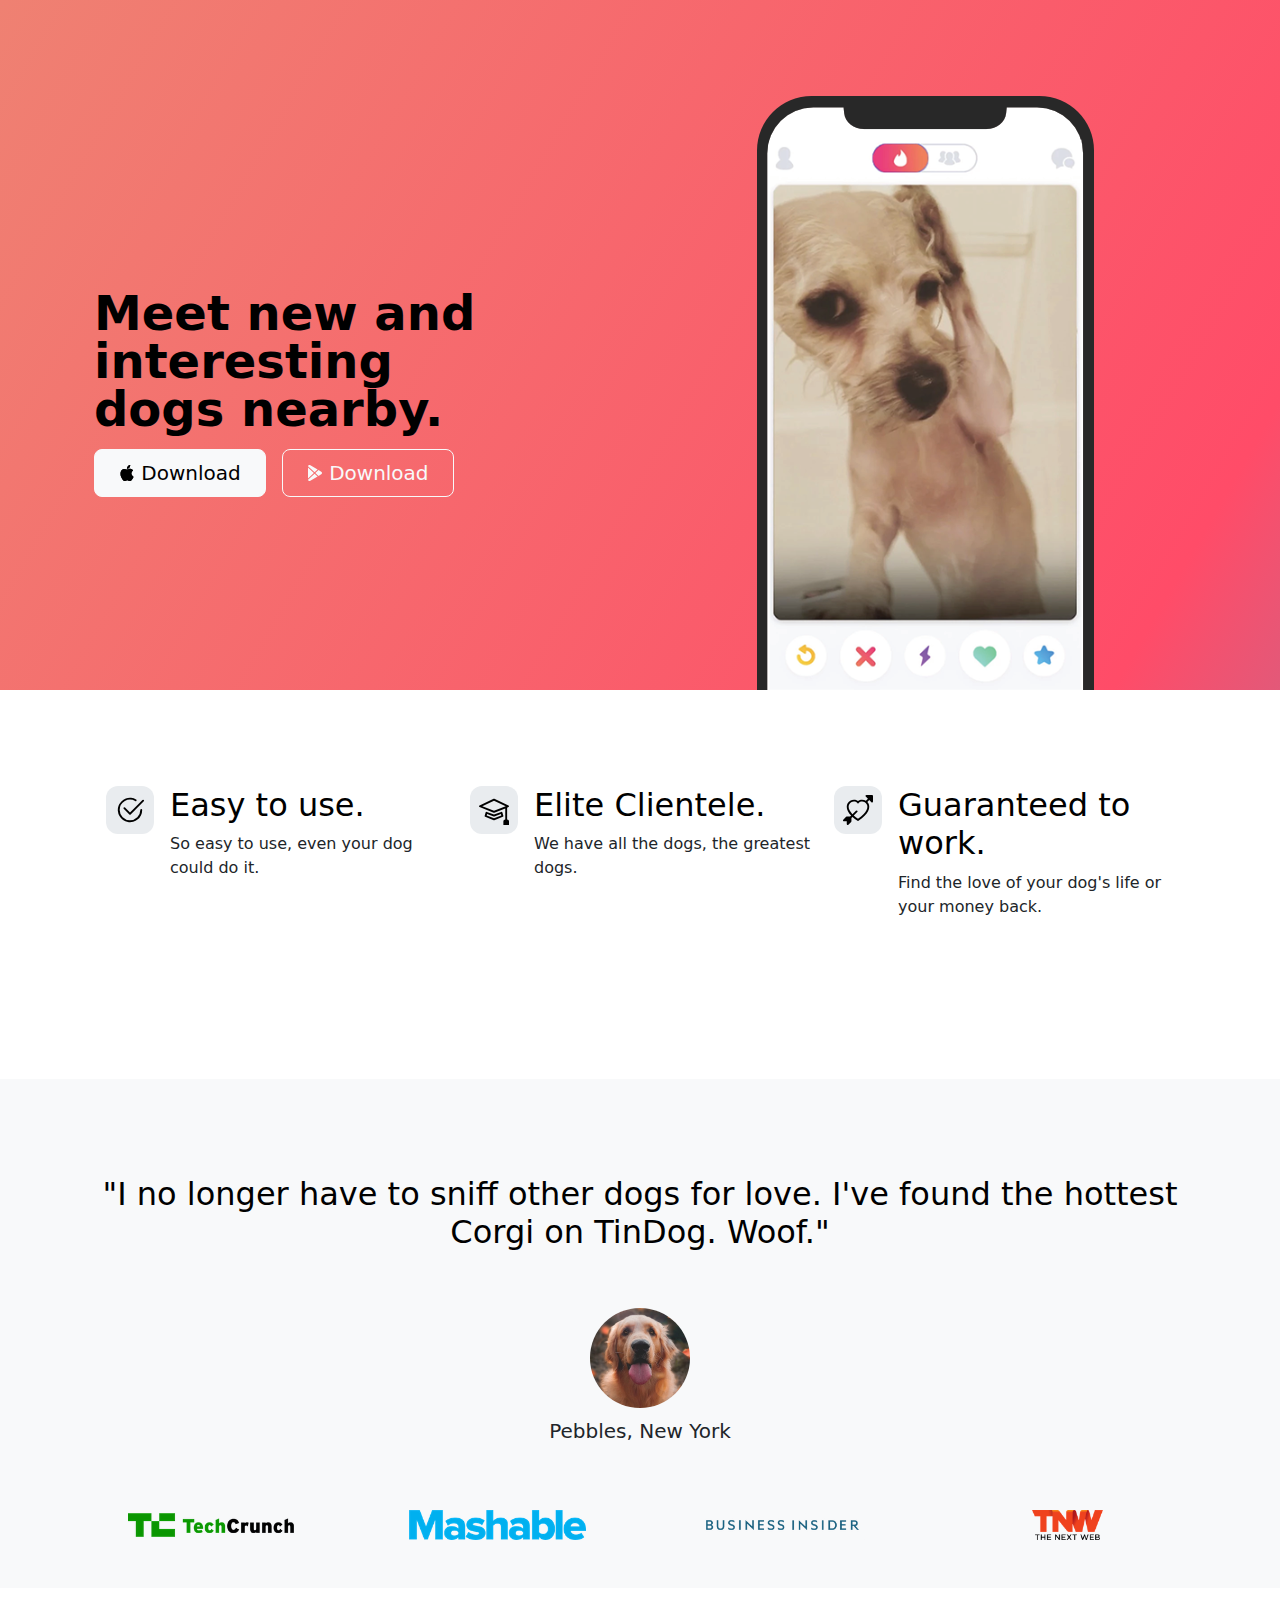
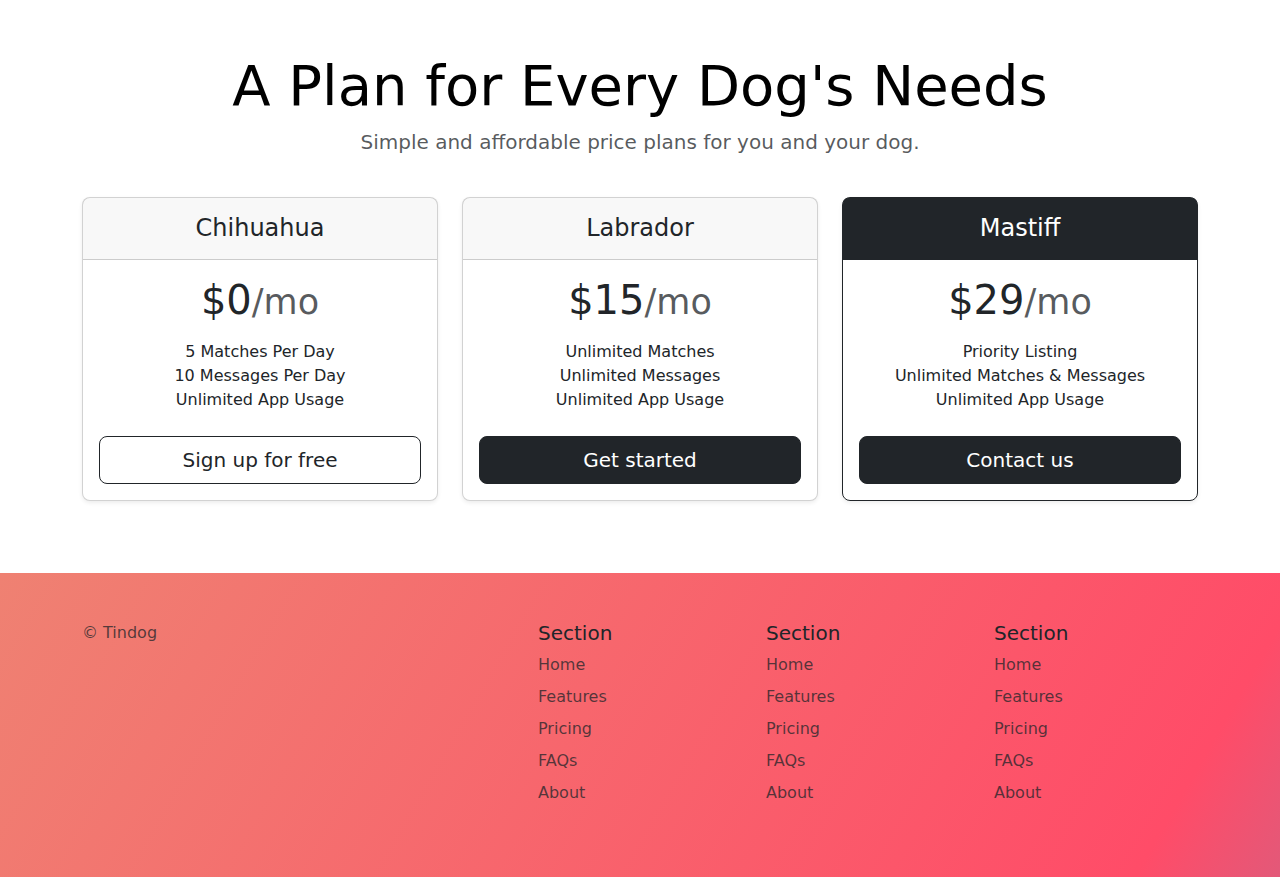
<file: TinDog Project/tindog.html>
<!DOCTYPE html>
<html lang="en">

<head>
  <meta charset="UTF-8">
  <meta name="viewport" content="width=device-width, initial-scale=1.0">
  <title>TinDog</title>
  <link href="./css/style.css" rel="stylesheet"/>
  <link href="https://cdn.jsdelivr.net/npm/bootstrap@5.3.3/dist/css/bootstrap.min.css" rel="stylesheet" 
  integrity="sha384-QWTKZyjpPEjISv5WaRU9OFeRpok6YctnYmDr5pNlyT2bRjXh0JMhjY6hW+ALEwIH" crossorigin="anonymous">
</head>

<body>

  <!-- Title -->
  <section id="title" class="gradient-background">

    <div class="container col-xxl-8 px-4 pt-5">
    <div class="row flex-lg-row-reverse align-items-center g-5 pt-5">
      <div class="col-10 col-sm-8 col-lg-6">
        <img src="./images/iphone.png" class="d-block mx-lg-auto img-fluid" alt="Bootstrap Themes"  height="50px" loading="lazy">
      </div>
      <div class="col-lg-6">
        <h1 class="display-5 fw-bold text-body-emphasis lh-1 mb-3">Meet new and interesting <br> dogs nearby.</h1>
        <div class="d-grid gap-2 d-md-flex justify-content-md-start">
          <button type="button" class="btn btn-light btn-lg px-4 me-md-2"><svg xmlns="http://www.w3.org/2000/svg" width="16" height="16" fill="currentColor"
            class="bi bi-apple mb-1" viewBox="0 0 16 16">
<path
              d="M11.182.008C11.148-.03 9.923.023 8.857 1.18c-1.066 1.156-.902 2.482-.878 2.516.024.034 1.52.087 2.475-1.258.955-1.345.762-2.391.728-2.43Zm3.314 11.733c-.048-.096-2.325-1.234-2.113-3.422.212-2.189 1.675-2.789 1.698-2.854.023-.065-.597-.79-1.254-1.157a3.692 3.692 0 0 0-1.563-.434c-.108-.003-.483-.095-1.254.116-.508.139-1.653.589-1.968.607-.316.018-1.256-.522-2.267-.665-.647-.125-1.333.131-1.824.328-.49.196-1.422.754-2.074 2.237-.652 1.482-.311 3.83-.067 4.56.244.729.625 1.924 1.273 2.796.576.984 1.34 1.667 1.659 1.899.319.232 1.219.386 1.843.067.502-.308 1.408-.485 1.766-.472.357.013 1.061.154 1.782.539.571.197 1.111.115 1.652-.105.541-.221 1.324-1.059 2.238-2.758.347-.79.505-1.217.473-1.282Z" />
<path
              d="M11.182.008C11.148-.03 9.923.023 8.857 1.18c-1.066 1.156-.902 2.482-.878 2.516.024.034 1.52.087 2.475-1.258.955-1.345.762-2.391.728-2.43Zm3.314 11.733c-.048-.096-2.325-1.234-2.113-3.422.212-2.189 1.675-2.789 1.698-2.854.023-.065-.597-.79-1.254-1.157a3.692 3.692 0 0 0-1.563-.434c-.108-.003-.483-.095-1.254.116-.508.139-1.653.589-1.968.607-.316.018-1.256-.522-2.267-.665-.647-.125-1.333.131-1.824.328-.49.196-1.422.754-2.074 2.237-.652 1.482-.311 3.83-.067 4.56.244.729.625 1.924 1.273 2.796.576.984 1.34 1.667 1.659 1.899.319.232 1.219.386 1.843.067.502-.308 1.408-.485 1.766-.472.357.013 1.061.154 1.782.539.571.197 1.111.115 1.652-.105.541-.221 1.324-1.059 2.238-2.758.347-.79.505-1.217.473-1.282Z" />
</svg> Download</button>
          
          <button type="button" class="btn btn-outline-light btn-lg px-4"><svg xmlns="http://www.w3.org/2000/svg" width="16" height="16" fill="currentColor"
            class="bi bi-google-play mb-1" viewBox="0 0 16 16">
<path
              d="M14.222 9.374c1.037-.61 1.037-2.137 0-2.748L11.528 5.04 8.32 8l3.207 2.96 2.694-1.586Zm-3.595 2.116L7.583 8.68 1.03 14.73c.201 1.029 1.36 1.61 2.303 1.055l7.294-4.295ZM1 13.396V2.603L6.846 8 1 13.396ZM1.03 1.27l6.553 6.05 3.044-2.81L3.333.215C2.39-.341 1.231.24 1.03 1.27Z" />
</svg> Download</button>
        </div>
      </div>
    </div>
  </div>
  </section>
  <!-- Features -->
  <section id="features" >
    <div class="container" col-xxl-8 mt-5>
      <div class="container px-4 py-5" id="hanging-icons">
       
        <div class="row g-4 py-5 row-cols-1 row-cols-lg-3">
          <div class="col d-flex align-items-start">
            <div class="icon-square text-body-emphasis bg-body-secondary d-inline-flex align-items-center justify-content-center fs-4 flex-shrink-0 me-3">
              <svg xmlns="http://www.w3.org/2000/svg" height="30" fill="currentColor" class="bi bi-check2-circle"
              viewBox="0 0 16 16">
<path
                d="M2.5 8a5.5 5.5 0 0 1 8.25-4.764.5.5 0 0 0 .5-.866A6.5 6.5 0 1 0 14.5 8a.5.5 0 0 0-1 0 5.5 5.5 0 1 1-11 0z" />
<path
                d="M15.354 3.354a.5.5 0 0 0-.708-.708L8 9.293 5.354 6.646a.5.5 0 1 0-.708.708l3 3a.5.5 0 0 0 .708 0l7-7z" />
</svg>

            </div>
            <div>
              <h3 class="fs-2 text-body-emphasis">Easy to use.</h3>
              <p>So easy to use, even your dog could do it.</p>
            </div>
          </div>
          <div class="col d-flex align-items-start">
            <div class="icon-square text-body-emphasis bg-body-secondary d-inline-flex align-items-center justify-content-center fs-4 flex-shrink-0 me-3">
              <svg xmlns="http://www.w3.org/2000/svg" height="30" fill="currentColor" class="bi bi-mortarboard" viewBox="0 0 16 16">
                <path d="M8.211 2.047a.5.5 0 0 0-.422 0l-7.5 3.5a.5.5 0 0 0 .025.917l7.5 3a.5.5 0 0 0 .372 0L14 7.14V13a1 1 0 0 0-1 1v2h3v-2a1 1 0 0 0-1-1V6.739l.686-.275a.5.5 0 0 0 .025-.917l-7.5-3.5ZM8 8.46 1.758 5.965 8 3.052l6.242 2.913L8 8.46Z"/>
                <path d="M4.176 9.032a.5.5 0 0 0-.656.327l-.5 1.7a.5.5 0 0 0 .294.605l4.5 1.8a.5.5 0 0 0 .372 0l4.5-1.8a.5.5 0 0 0 .294-.605l-.5-1.7a.5.5 0 0 0-.656-.327L8 10.466 4.176 9.032Zm-.068 1.873.22-.748 3.496 1.311a.5.5 0 0 0 .352 0l3.496-1.311.22.748L8 12.46l-3.892-1.556Z"/>
                </svg>
            </div>
            <div>
              <h3 class="fs-2 text-body-emphasis">Elite Clientele.</h3>
              <p>We have all the dogs, the greatest dogs.</p>
            </div>
          </div>
          <div class="col d-flex align-items-start">
            <div class="icon-square text-body-emphasis bg-body-secondary d-inline-flex align-items-center justify-content-center fs-4 flex-shrink-0 me-3">
              <svg xmlns="http://www.w3.org/2000/svg" height="30" fill="currentColor" class="bi bi-arrow-through-heart"
              viewBox="0 0 16 16">
<path fill-rule="evenodd"
                d="M2.854 15.854A.5.5 0 0 1 2 15.5V14H.5a.5.5 0 0 1-.354-.854l1.5-1.5A.5.5 0 0 1 2 11.5h1.793l.53-.53c-.771-.802-1.328-1.58-1.704-2.32-.798-1.575-.775-2.996-.213-4.092C3.426 2.565 6.18 1.809 8 3.233c1.25-.98 2.944-.928 4.212-.152L13.292 2 12.147.854A.5.5 0 0 1 12.5 0h3a.5.5 0 0 1 .5.5v3a.5.5 0 0 1-.854.354L14 2.707l-1.006 1.006c.236.248.44.531.6.845.562 1.096.585 2.517-.213 4.092-.793 1.563-2.395 3.288-5.105 5.08L8 13.912l-.276-.182a21.86 21.86 0 0 1-2.685-2.062l-.539.54V14a.5.5 0 0 1-.146.354l-1.5 1.5Zm2.893-4.894A20.419 20.419 0 0 0 8 12.71c2.456-1.666 3.827-3.207 4.489-4.512.679-1.34.607-2.42.215-3.185-.817-1.595-3.087-2.054-4.346-.761L8 4.62l-.358-.368c-1.259-1.293-3.53-.834-4.346.761-.392.766-.464 1.845.215 3.185.323.636.815 1.33 1.519 2.065l1.866-1.867a.5.5 0 1 1 .708.708L5.747 10.96Z" />
</svg>
            </div>
            <div>
              <h3 class="fs-2 text-body-emphasis">Guaranteed to work.</h3>
              <p>Find the love of your dog's life or your money back.</p>
            </div>
          </div>
        </div>
      </div>


    </div>

  </section>
  <!-- Testimonial -->
  <section id="testimonial">
      <div class="my-5">
        <div class="p-5 text-center bg-body-tertiary">
          <div class="container py-5">
            <h2 class="text-body-emphasis">"I no longer have to sniff other dogs for love. I've found the hottest Corgi on
              TinDog. Woof."</h2>
            <img class="profile-img mt-5" src="./images/dog-img.jpg" alt="dog image">
            <p class="col-lg-8 mx-auto lead mt-2">
              Pebbles, New York
            </p>
          </div>
  
          <div class="container">
            <div class="row">
              <div class="col-lg-3 col-sm-12">
                <img src="./images/techcrunch.png" alt="techcrunch" height="30">
              </div>
              <div class="col-lg-3 col-sm-12">
                <img src="./images/mashable.png" alt="mashable" height="30">
              </div>
              <div class="col-lg-3 col-sm-12">
                <img src="./images/bizinsider.png" alt="bizinsider" height="30">
              </div>
              <div class="col-lg-3 col-sm-12">
                <img src="./images/tnw.png" alt="tnw" height="30">
              </div>
            </div>
          </div>
        </div>
      </div>
  </section>
  <!-- Pricing -->
  <section id="pricing">
    <div class="container">
      <header>
        <div class="pricing-header p-3 pb-md-4 mx-auto text-center">
          <h2 class="display-4 fw-normal text-body-emphasis">A Plan for Every Dog's Needs</h2>
          <p class="fs-5 text-body-secondary">Simple and affordable price plans for you and your dog.</p>
        </div>
      </header>
    
      <main>
        <div class="row row-cols-1 row-cols-md-3 mb-3 text-center">
          <div class="col">
            <div class="card mb-4 rounded-3 shadow-sm">
              <div class="card-header py-3">
                <h4 class="my-0 fw-normal">Chihuahua</h4>
              </div>
              <div class="card-body">
                <h1 class="card-title pricing-card-title">$0<small class="text-body-secondary fw-light">/mo</small></h1>
                <ul class="list-unstyled mt-3 mb-4">
                  <li>5 Matches Per Day</li>
                  <li>10 Messages Per Day</li>
                  <li>Unlimited App Usage</li>
                </ul>
                <button type="button" class="w-100 btn btn-lg btn-outline-dark">Sign up for free</button>
              </div>
            </div>
          </div>
          <div class="col">
            <div class="card mb-4 rounded-3 shadow-sm">
              <div class="card-header py-3">
                <h4 class="my-0 fw-normal">Labrador</h4>
              </div>
              <div class="card-body">
                <h1 class="card-title pricing-card-title">$15<small class="text-body-secondary fw-light">/mo</small></h1>
                <ul class="list-unstyled mt-3 mb-4">
                  <li>Unlimited Matches</li>
                  <li>Unlimited Messages</li>
                  <li>Unlimited App Usage</li>
                </ul>
                <button type="button" class="w-100 btn btn-lg btn-dark">Get started</button>
              </div>
            </div>
          </div>
          <div class="col">
            <div class="card mb-4 rounded-3 shadow-sm border-dark">
              <div class="card-header py-3 text-bg-dark border-dark">
                <h4 class="my-0 fw-normal">Mastiff</h4>
              </div>
              <div class="card-body">
                <h1 class="card-title pricing-card-title">$29<small class="text-body-secondary fw-light">/mo</small></h1>
                <ul class="list-unstyled mt-3 mb-4">
                  <li>Priority Listing</li>
                  <li>Unlimited Matches & Messages</li>
                  <li>Unlimited App Usage</li>
                </ul>
                <button type="button" class="w-100 btn btn-lg btn-dark">Contact us</button>
              </div>
            </div>
          </div>
        </div>
     </div>
  </section>
  <!-- Footer -->
  <section id="footer"  class="gradient-background">
    <div class="container">
      <footer class="row row-cols-1 row-cols-sm-2 row-cols-md-5 py-5 my-5 mb-0">
        <div class="col mb-3">
          <div class="col mb-3">
            <p class="text-body-secondary">© Tindog</p>
          </div>
        </div>
    
        <div class="col mb-3">
    
        </div>
    
        <div class="col mb-3">
          <h5>Section</h5>
          <ul class="nav flex-column">
            <li class="nav-item mb-2"><a href="#" class="nav-link p-0 text-body-secondary">Home</a></li>
            <li class="nav-item mb-2"><a href="#" class="nav-link p-0 text-body-secondary">Features</a></li>
            <li class="nav-item mb-2"><a href="#" class="nav-link p-0 text-body-secondary">Pricing</a></li>
            <li class="nav-item mb-2"><a href="#" class="nav-link p-0 text-body-secondary">FAQs</a></li>
            <li class="nav-item mb-2"><a href="#" class="nav-link p-0 text-body-secondary">About</a></li>
          </ul>
        </div>
    
        <div class="col mb-3">
          <h5>Section</h5>
          <ul class="nav flex-column">
            <li class="nav-item mb-2"><a href="#" class="nav-link p-0 text-body-secondary">Home</a></li>
            <li class="nav-item mb-2"><a href="#" class="nav-link p-0 text-body-secondary">Features</a></li>
            <li class="nav-item mb-2"><a href="#" class="nav-link p-0 text-body-secondary">Pricing</a></li>
            <li class="nav-item mb-2"><a href="#" class="nav-link p-0 text-body-secondary">FAQs</a></li>
            <li class="nav-item mb-2"><a href="#" class="nav-link p-0 text-body-secondary">About</a></li>
          </ul>
        </div>
    
        <div class="col mb-3">
          <h5>Section</h5>
          <ul class="nav flex-column">
            <li class="nav-item mb-2"><a href="#" class="nav-link p-0 text-body-secondary">Home</a></li>
            <li class="nav-item mb-2"><a href="#" class="nav-link p-0 text-body-secondary">Features</a></li>
            <li class="nav-item mb-2"><a href="#" class="nav-link p-0 text-body-secondary">Pricing</a></li>
            <li class="nav-item mb-2"><a href="#" class="nav-link p-0 text-body-secondary">FAQs</a></li>
            <li class="nav-item mb-2"><a href="#" class="nav-link p-0 text-body-secondary">About</a></li>
          </ul>
        </div>
      </footer>
    </div>
  </section>


  <script src="https://cdn.jsdelivr.net/npm/bootstrap@5.3.3/dist/js/bootstrap.bundle.min.js" integrity="sha384-YvpcrYf0tY3lHB60NNkmXc5s9fDVZLESaAA55NDzOxhy9GkcIdslK1eN7N6jIeHz" crossorigin="anonymous"></script>
</body>

</html>
</file>
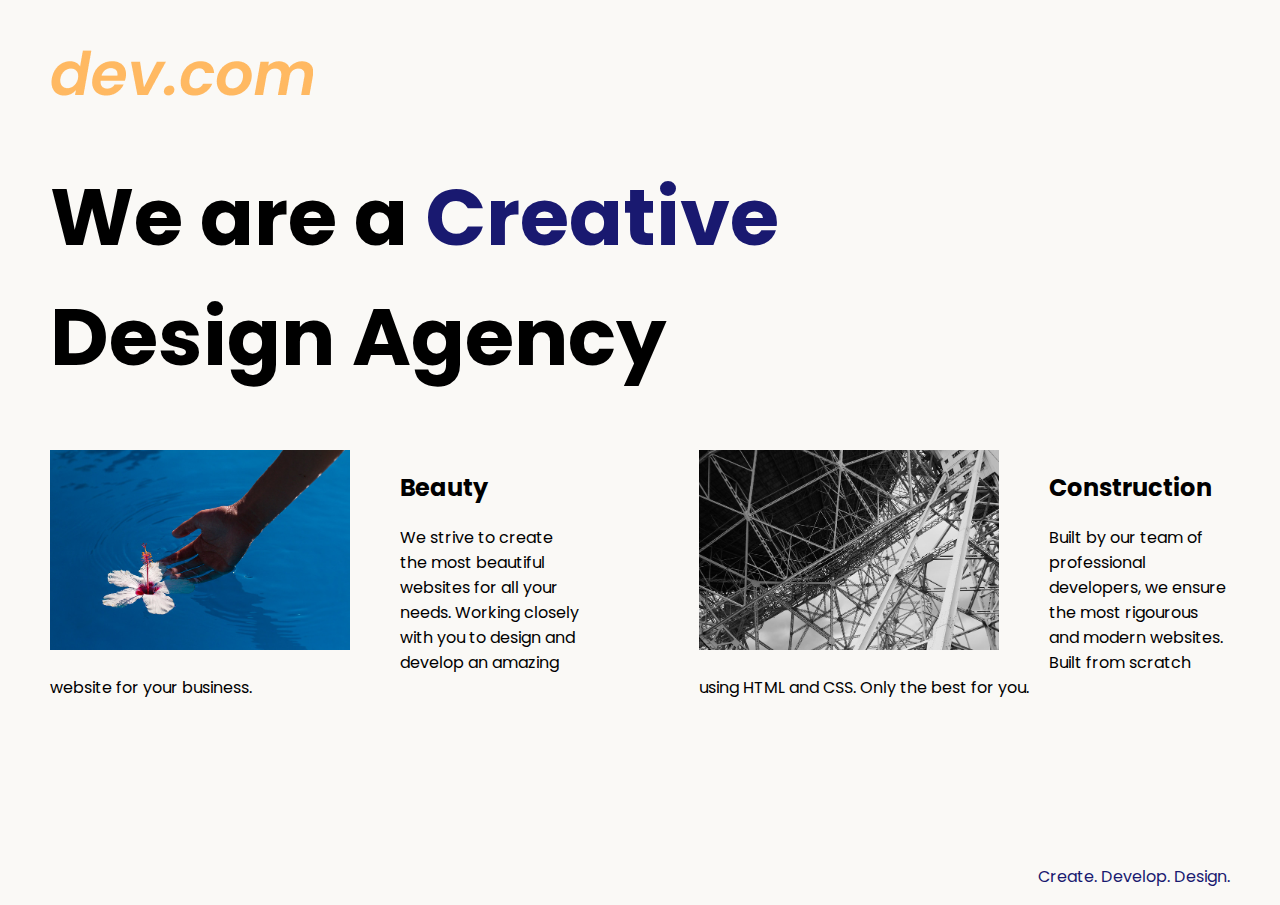
<file: Web Design Agency Project/agency.html>
<!DOCTYPE html>
<html lang="en">

<head>
  <meta charset="UTF-8">
  <meta name="viewport" content="width=device-width, initial-scale=1.0">
  <title>Agency</title>
  <link rel="stylesheet" href="./style.css">
  <link rel="preconnect" href="https://fonts.googleapis.com">
  <link rel="preconnect" href="https://fonts.gstatic.com" crossorigin>
  <link href="https://fonts.googleapis.com/css2?family=Poppins:wght@400;700&display=swap" rel="stylesheet">
</head>

<body>
  <div class="main">
    <img class="logo" src="./assets/images/logo.png" alt="logo">
    <h1>We are a <span class="creative">Creative</span><br> Design Agency</h1>
    <div class="left card"><img class="tile-image" src="./assets/images/beautiful.jpg" alt="hand and flower in water">
      <h2 class="card-title">Beauty</h2>
      <p class="card-text">We strive to create the most beautiful websites for all your needs. Working closely with you
        to
        design and
        develop an amazing website for your business.</p>
    </div>

    <div class="right card"><img class="tile-image" src="./assets/images/construction.jpg" alt="metal structure">
      <h2 class="card-title">Construction</h2>
      <p>Built by our team of professional developers, we ensure the most rigourous and modern websites. Built from
        scratch using HTML and CSS. Only the best for you.</p>
    </div>

  </div>
  <footer>
    <p>Create. Develop. Design.</p>
  </footer>
</body>

</html>
</file>
<file: style.css>
body{
    background-color: #F1F8E8 !important;
}
.navbar{
    background-color: #D8EFD3;
}
.pro{
    text-decoration: underline;
}
.icon-square{
    width: 3rem;
  height: 3rem;
  border-radius: 0.75rem;
  color: #95D2B3 !important;
}
.btn{
    color: #F1F8E8 !important;
    background-color: #55AD9B !important;
    border-color: #55AD9B !important;
    
}
.email-me{
    color:#F1F8E8 !important;
    font-size: larger;
}
a {
    text-decoration: none !important;
}
a:hover {
   background-color: #95D2B3 !important;
   border-color: #95D2B3 !important;
    border-radius: 1rem;
}
.about{
    font-weight: bold !important;
}
.home{
    font-weight: bold !important;
}
.resume{
    font-weight: bold !important;
}
.project{
    font-weight: bold !important;   
}
.checkmate{
    border-bottom: 5px #55AD9B solid !important;
}
.btn a {
    color: #F1F8E8;
    padding: 0.375rem 0.75rem; 
}


.resume-section {
    padding: 20px;
    margin-bottom: 20px;
    background-color: #ffffff;
    border-radius: 8px;
    box-shadow: 0 2px 4px #95D2B3;
}
body {
    background-color: #f8f9fa;
}
.resume-header {
    margin-bottom: 20px;
    text-align: center;
}
.resume-header h1 {
    margin: 0;
    font-size: 2.5rem;
    font-weight: bold;
}
.resume-header p {
    margin: 0;
    font-size: 1.2rem;
    color: #6c757d;
}
.resume-section {
    padding: 20px;
    margin-bottom: 20px;
    background-color: #ffffff;
    border-radius: 8px;
    box-shadow: 0 2px 4px rgba(0, 0, 0, 0.1);
}
.section-title {
    font-size: 1.5rem;
    margin-bottom: 10px;
    font-weight: bold;
    border-bottom: 2px solid #95D2B3;
    display: inline-block;
}

.education-item {
    margin-bottom: 15px;
}
.item-title {
    font-weight: bold;
    font-size: 1.2rem;
}
.item-subtitle {
    font-style: italic;
    color: #6c757d;
}
ul {
    padding-left: 20px;
}

.education-item {
    margin-bottom: 15px;
}
.item-title {
    font-weight: bold;
    font-size: 1.2rem;
}
.item-subtitle {
    font-style: italic;
    color: #6c757d;
}
.skills {
    padding-left: 20px;
}
.skills li{
    list-style-type: disc;
}
</file>
<file: Motivation Meme Project/style.css>
body{
    background-color: black;
}
div{
    width: 50%;
  margin-left: 25%;
  margin-top: 100px;
  color: white;
  font-family: "Libre Baskerville", serif;
  text-align: center;
}
img{
    border: 5px solid white;
    width: 100%;
}
hi{
    text-transform: uppercase;
    font-size: 3rem;
}
p{
    color: white;
}
</file>
<file: TinDog Project/css/style.css>
.gradient-background {
  background: linear-gradient(300deg, #00bfff, #ff4c68, #ef8172);
  background-size: 180% 180%;
  animation: gradient-animation 18s ease infinite;
}

@keyframes gradient-animation {
  0% {
    background-position: 0% 50%;
  }
  50% {
    background-position: 100% 50%;
  }
  100% {
    background-position: 0% 50%;
  }
}

.icon-square {
  width: 3rem;
  height: 3rem;
  border-radius: 0.75rem;
}

.profile-img {
  height: 100px;
  border-radius: 50%;
}
</file>
<file: Web Design Agency Project/style.css>
body {
  font-family: "Poppins", sans-serif;
  margin: 50px 50px 0 50px;
  background-color: #faf9f6;
  display: flex;
  flex-direction: column;
  min-height: 95vh;
}
.main {
  flex: 1;
}

h1 {
  font-size: 5rem;
}

footer {
  text-align: right;
  color: midnightblue;
}

.tile-image {
  height: 200px;
  float: left;
  margin-right: 50px;
}

.card {
  width: 45%;
}

.left {
  float: left;
}

.right {
  float: right;
}

.creative {
  color: midnightblue;
}

@media (max-width: 680px) {
  .logo {
    width: 100px;
  }

  h1 {
    font-size: 3.5rem;
    text-align: center;
  }

  .card {
    width: 100%;
    display: block;
    margin-bottom: 30px;
    text-align: justify;
  }

  .card img {
    margin-bottom: 10px;
    width: 100%;
    display: inline;
    object-fit: cover;
  }
}
</file>
